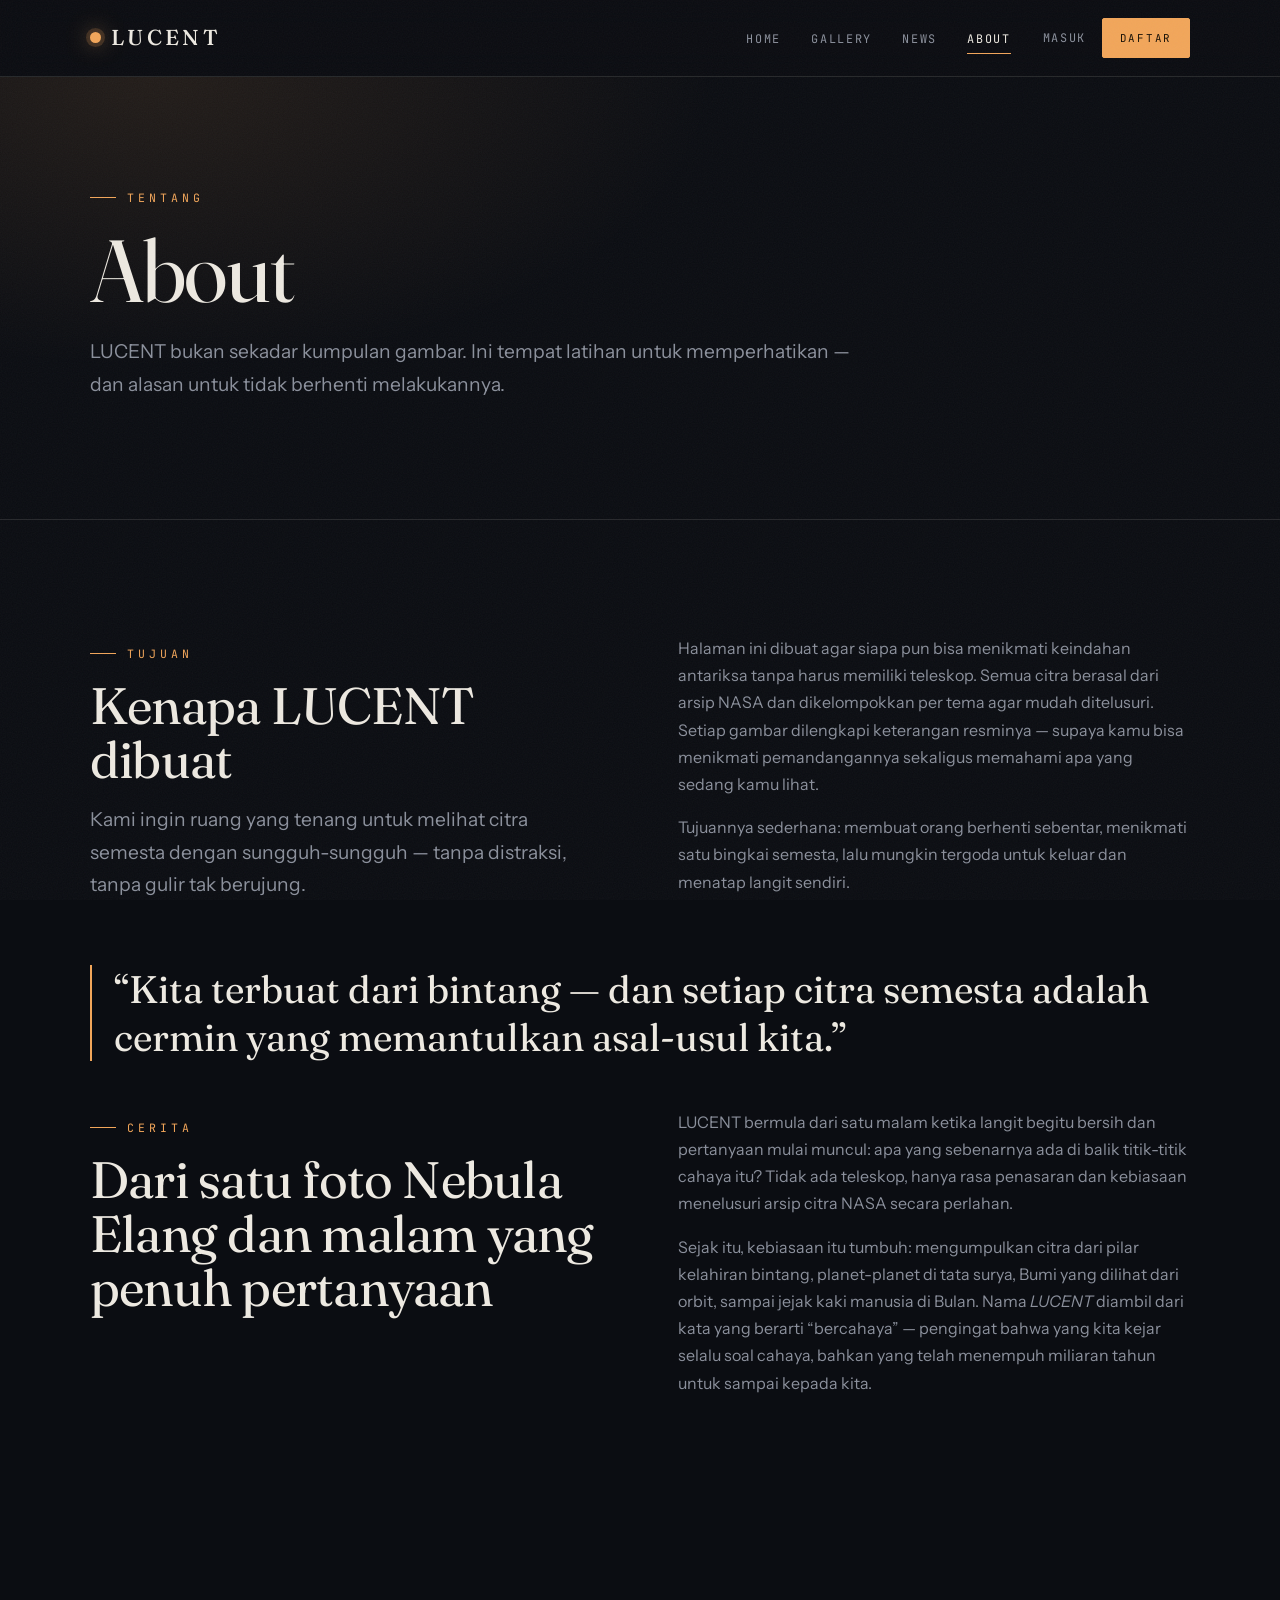
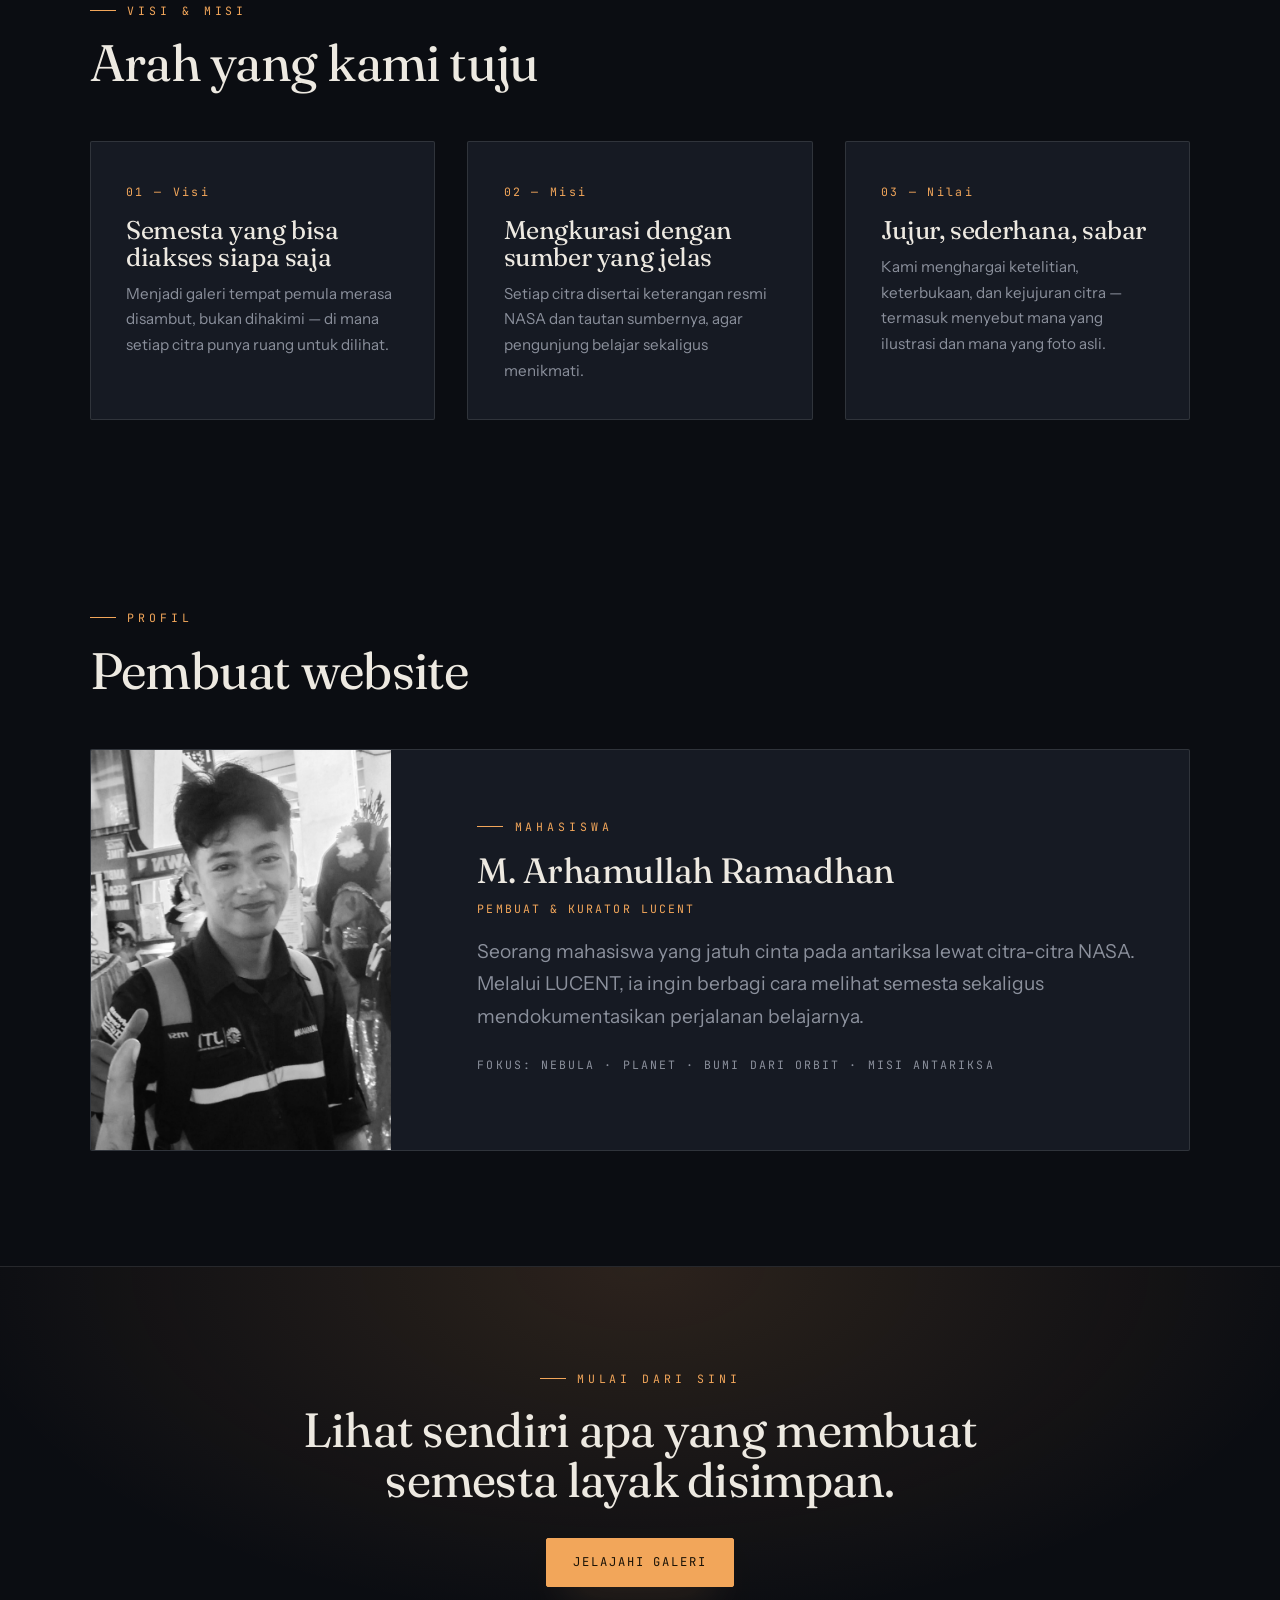
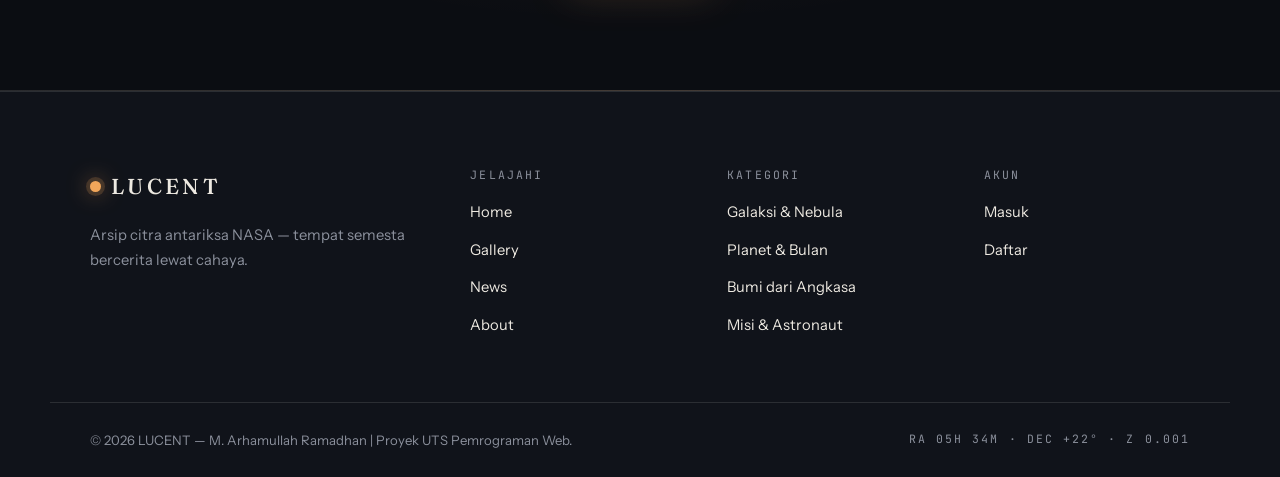
<file: about.html>
<!DOCTYPE html>
<html lang="id">

<head>
  <meta charset="UTF-8" />
  <meta name="viewport" content="width=device-width, initial-scale=1" />
  <title>About — LUCENT</title>
  <meta name="description" content="Tujuan LUCENT, cerita di baliknya, visi dan misi, serta profil pembuat website." />
  <link rel="preconnect" href="https://fonts.googleapis.com" />
  <link rel="preconnect" href="https://fonts.gstatic.com" crossorigin />
  <link
    href="https://fonts.googleapis.com/css2?family=Fraunces:opsz,wght@9..144,300..700&family=Instrument+Sans:wght@400..700&family=JetBrains+Mono:wght@400;500&display=swap"
    rel="stylesheet" />
  <link rel="stylesheet" href="css/style.css" />
</head>

<body data-page="about">
  <a class="skip-link" href="#main">Lewati ke konten</a>

  <header class="site-header is-solid" id="siteHeader">
    <div class="container header__inner">
      <a class="brand" href="index.html" aria-label="LUCENT — beranda">
        <span class="brand__mark" aria-hidden="true"></span>
        <span class="brand__word">LUCENT</span>
      </a>
      <nav class="nav" id="primaryNav" aria-label="Navigasi utama">
        <ul class="nav__list">
          <li><a class="nav__link" href="index.html">Home</a></li>
          <li><a class="nav__link" href="gallery.html">Gallery</a></li>
          <li><a class="nav__link" href="news.html">News</a></li>
          <li><a class="nav__link" href="about.html">About</a></li>
        </ul>
        <div class="nav__auth">
          <a class="nav__link" data-auth="guest" href="login.html">Masuk</a>
          <a class="btn btn--primary btn--sm" data-auth="guest" href="register.html">Daftar</a>
          <a class="nav__user" data-auth="user" href="dashboard.html">
            <span class="nav__avatar" data-user-initial aria-hidden="true">L</span>
            <span class="nav__username" data-user-name>Pengguna</span>
          </a>
          <button class="nav__link" data-auth="user" type="button" data-logout>Keluar</button>
        </div>
      </nav>
      <button class="nav-toggle" id="navToggle" type="button" aria-controls="primaryNav" aria-expanded="false"
        aria-label="Buka menu">
        <span></span><span></span><span></span>
      </button>
    </div>
  </header>

  <main id="main">
    <section class="page-head">
      <div class="container">
        <p class="eyebrow">Tentang</p>
        <h1 class="page-head__title">About</h1>
        <p class="page-head__lead section__lead">LUCENT bukan sekadar kumpulan gambar. Ini tempat latihan untuk
          memperhatikan — dan alasan untuk tidak berhenti melakukannya.</p>
      </div>
    </section>

    <!-- Tujuan + cerita -->
    <section class="section">
      <div class="container">
        <div class="about-story">
          <div class="reveal">
            <p class="eyebrow">Tujuan</p>
            <h2 class="section__title">Kenapa LUCENT dibuat</h2>
            <p class="section__lead">Kami ingin ruang yang tenang untuk melihat citra semesta dengan sungguh-sungguh —
              tanpa distraksi, tanpa gulir tak berujung.</p>
          </div>
          <div class="about-story__body reveal">
            <p>Halaman ini dibuat agar siapa pun bisa menikmati keindahan antariksa tanpa harus memiliki teleskop. Semua
              citra berasal dari arsip NASA dan dikelompokkan per tema agar mudah ditelusuri. Setiap gambar dilengkapi
              keterangan resminya — supaya kamu bisa menikmati pemandangannya sekaligus memahami apa yang sedang kamu
              lihat.</p>
            <p>Tujuannya sederhana: membuat orang berhenti sebentar, menikmati satu bingkai semesta, lalu mungkin
              tergoda untuk keluar dan menatap langit sendiri.</p>
          </div>
        </div>

        <blockquote class="pull-quote reveal">“Kita terbuat dari bintang — dan setiap citra semesta adalah cermin yang
          memantulkan asal-usul kita.”</blockquote>

        <div class="about-story">
          <div class="reveal">
            <p class="eyebrow">Cerita</p>
            <h2 class="section__title">Dari satu foto Nebula Elang dan malam yang penuh pertanyaan</h2>
          </div>
          <div class="about-story__body reveal">
            <p>LUCENT bermula dari satu malam ketika langit begitu bersih dan pertanyaan mulai muncul: apa yang
              sebenarnya ada di balik titik-titik cahaya itu? Tidak ada teleskop, hanya rasa penasaran dan kebiasaan
              menelusuri arsip citra NASA secara perlahan.</p>
            <p>Sejak itu, kebiasaan itu tumbuh: mengumpulkan citra dari pilar kelahiran bintang, planet-planet di tata
              surya, Bumi yang dilihat dari orbit, sampai jejak kaki manusia di Bulan. Nama <em>LUCENT</em> diambil dari
              kata yang berarti &ldquo;bercahaya&rdquo; — pengingat bahwa yang kita kejar selalu soal cahaya, bahkan
              yang telah menempuh miliaran tahun untuk sampai kepada kita.</p>
          </div>
        </div>
      </div>
    </section>

    <!-- Visi & Misi -->
    <section class="section section--tight">
      <div class="container">
        <div class="section__head reveal">
          <div>
            <p class="eyebrow">Visi &amp; Misi</p>
            <h2 class="section__title">Arah yang kami tuju</h2>
          </div>
        </div>
        <div class="value-grid">
          <article class="value-card reveal">
            <span class="value-card__num">01 — Visi</span>
            <h3 class="value-card__title">Semesta yang bisa diakses siapa saja</h3>
            <p class="value-card__text">Menjadi galeri tempat pemula merasa disambut, bukan dihakimi — di mana setiap
              citra punya ruang untuk dilihat.</p>
          </article>
          <article class="value-card reveal">
            <span class="value-card__num">02 — Misi</span>
            <h3 class="value-card__title">Mengkurasi dengan sumber yang jelas</h3>
            <p class="value-card__text">Setiap citra disertai keterangan resmi NASA dan tautan sumbernya, agar
              pengunjung belajar sekaligus menikmati.</p>
          </article>
          <article class="value-card reveal">
            <span class="value-card__num">03 — Nilai</span>
            <h3 class="value-card__title">Jujur, sederhana, sabar</h3>
            <p class="value-card__text">Kami menghargai ketelitian, keterbukaan, dan kejujuran citra — termasuk menyebut
              mana yang ilustrasi dan mana yang foto asli.</p>
          </article>
        </div>
      </div>
    </section>

    <!-- Profil pembuat -->
    <section class="section">
      <div class="container">
        <div class="section__head reveal">
          <div>
            <p class="eyebrow">Profil</p>
            <h2 class="section__title">Pembuat website</h2>
          </div>
        </div>
        <div class="profile-card reveal">
          <div class="profile-card__media">
            <img src="profil/arham.jpg" alt="Potret M. Arhamullah Ramadhan, pembuat LUCENT" loading="lazy" />
          </div>
          <div class="profile-card__body">
            <p class="eyebrow">Mahasiswa</p>
            <h3 class="section__title mt-0" style="font-size:clamp(1.6rem,3vw,2.2rem)">M. Arhamullah Ramadhan</h3>
            <p class="profile-card__role mono">Pembuat &amp; Kurator LUCENT</p>
            <p class="section__lead">Seorang mahasiswa yang jatuh cinta pada antariksa lewat citra-citra NASA. Melalui
              LUCENT, ia ingin berbagi cara melihat semesta sekaligus mendokumentasikan perjalanan belajarnya.</p>
            <p class="mono" style="margin-top:1.4rem">Fokus: nebula · planet · Bumi dari orbit · misi antariksa</p>
          </div>
        </div>
      </div>
    </section>

    <section class="cta-band">
      <div class="container cta-band__inner">
        <p class="eyebrow" style="justify-content:center">Mulai dari sini</p>
        <h2 class="cta-band__title">Lihat sendiri apa yang membuat semesta layak disimpan.</h2>
        <a class="btn btn--primary" href="gallery.html">Jelajahi galeri</a>
      </div>
    </section>
  </main>

  <footer class="site-footer">
    <div class="container footer__grid">
      <div>
        <a class="brand" href="index.html" aria-label="LUCENT — beranda">
          <span class="brand__mark" aria-hidden="true"></span>
          <span class="brand__word">LUCENT</span>
        </a>
        <p class="footer__tag">Arsip citra antariksa NASA — tempat semesta bercerita lewat cahaya.</p>
      </div>
      <div>
        <h3 class="footer__title">Jelajahi</h3>
        <ul class="footer__list">
          <li><a href="index.html">Home</a></li>
          <li><a href="gallery.html">Gallery</a></li>
          <li><a href="news.html">News</a></li>
          <li><a href="about.html">About</a></li>
        </ul>
      </div>
      <div>
        <h3 class="footer__title">Kategori</h3>
        <ul class="footer__list">
          <li><a href="gallery.html?category=galaxies">Galaksi &amp; Nebula</a></li>
          <li><a href="gallery.html?category=planets">Planet &amp; Bulan</a></li>
          <li><a href="gallery.html?category=earth">Bumi dari Angkasa</a></li>
          <li><a href="gallery.html?category=missions">Misi &amp; Astronaut</a></li>
        </ul>
      </div>
      <div>
        <h3 class="footer__title">Akun</h3>
        <ul class="footer__list">
          <li data-auth="guest"><a href="login.html">Masuk</a></li>
          <li data-auth="guest"><a href="register.html">Daftar</a></li>
          <li data-auth="user"><a href="dashboard.html">Dashboard</a></li>
        </ul>
      </div>
    </div>
    <div class="container footer__base">
      <span>© <span data-year>2026</span> LUCENT — M. Arhamullah Ramadhan | Proyek UTS Pemrograman Web.</span>
      <span class="mono">RA 05h 34m · DEC +22° · z 0.001</span>
    </div>
  </footer>

  <script src="js/auth.js"></script>
  <script src="js/script.js"></script>
</body>

</html>
</file>
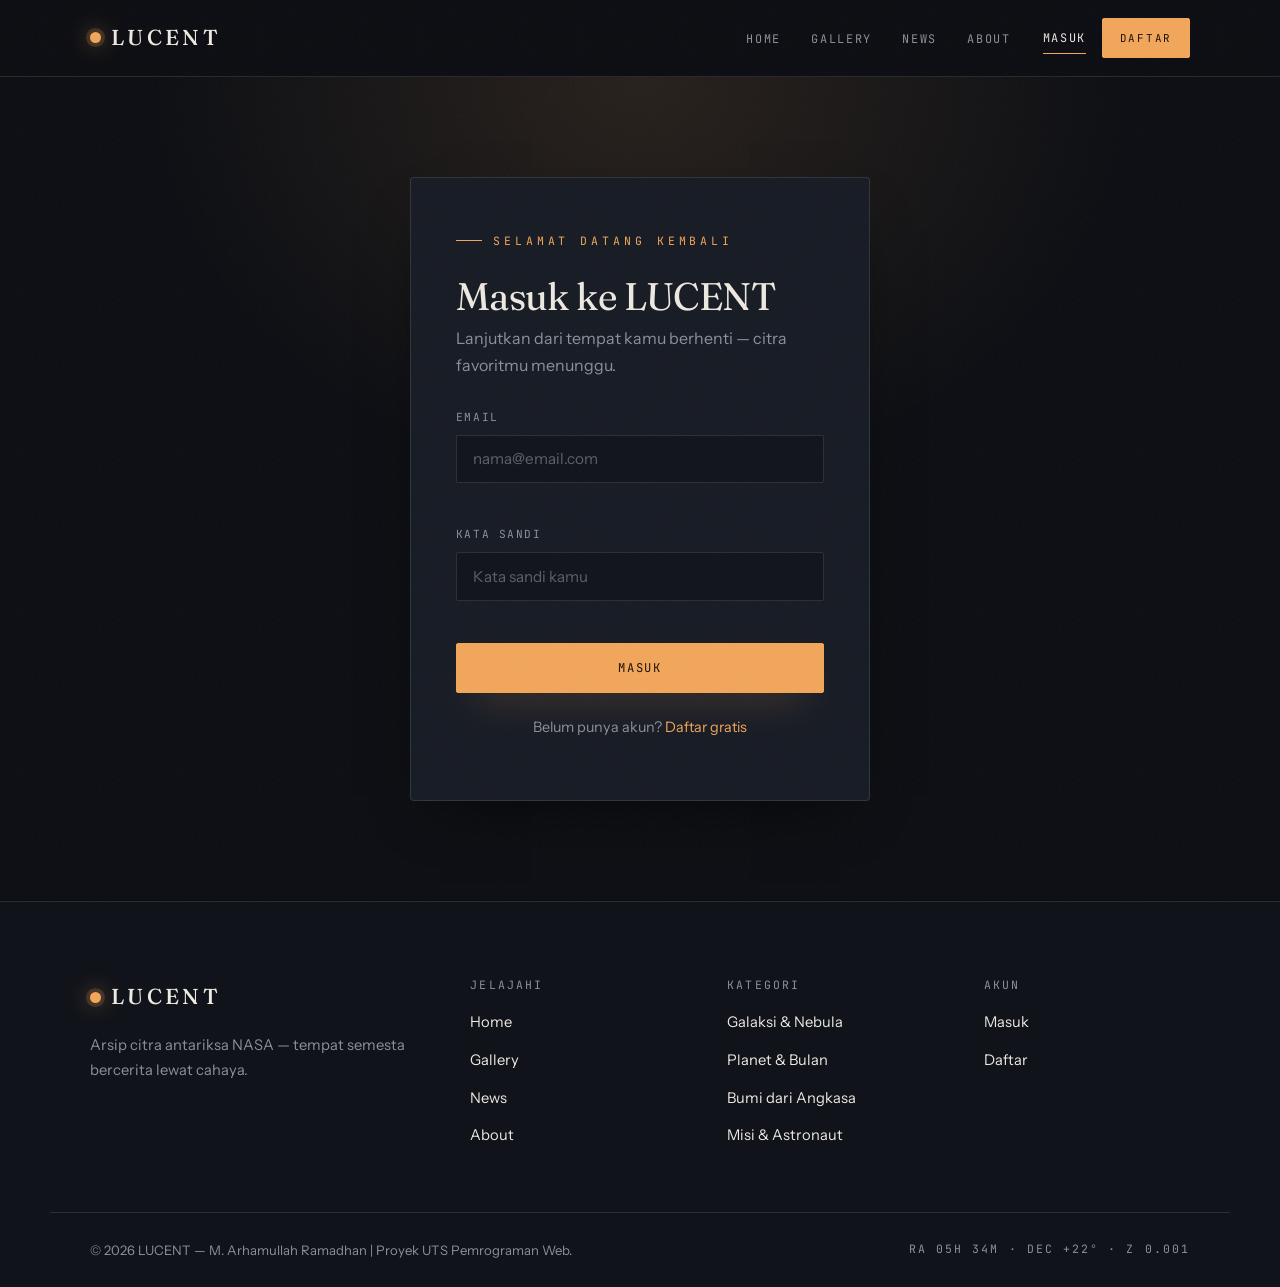
<file: dashboard.html>
<!DOCTYPE html>
<html lang="id">

<head>
  <meta charset="UTF-8" />
  <meta name="viewport" content="width=device-width, initial-scale=1" />
  <title>Dashboard — LUCENT</title>
  <meta name="description"
    content="Dashboard pribadi LUCENT: sapaan, citra antariksa favorit, dan akses cepat ke galeri NASA." />
  <link rel="preconnect" href="https://fonts.googleapis.com" />
  <link rel="preconnect" href="https://fonts.gstatic.com" crossorigin />
  <link
    href="https://fonts.googleapis.com/css2?family=Fraunces:opsz,wght@9..144,300..700&family=Instrument+Sans:wght@400..700&family=JetBrains+Mono:wght@400;500&display=swap"
    rel="stylesheet" />
  <link rel="stylesheet" href="css/style.css" />
</head>

<body data-page="dashboard">
  <a class="skip-link" href="#main">Lewati ke konten</a>

  <header class="site-header is-solid" id="siteHeader">
    <div class="container header__inner">
      <a class="brand" href="index.html" aria-label="LUCENT — beranda">
        <span class="brand__mark" aria-hidden="true"></span>
        <span class="brand__word">LUCENT</span>
      </a>
      <nav class="nav" id="primaryNav" aria-label="Navigasi utama">
        <ul class="nav__list">
          <li><a class="nav__link" href="index.html">Home</a></li>
          <li><a class="nav__link" href="gallery.html">Gallery</a></li>
          <li><a class="nav__link" href="news.html">News</a></li>
          <li><a class="nav__link" href="about.html">About</a></li>
        </ul>
        <div class="nav__auth">
          <a class="nav__link" data-auth="guest" href="login.html">Masuk</a>
          <a class="btn btn--primary btn--sm" data-auth="guest" href="register.html">Daftar</a>
          <a class="nav__user" data-auth="user" href="dashboard.html">
            <span class="nav__avatar" data-user-initial aria-hidden="true">L</span>
            <span class="nav__username" data-user-name>Pengguna</span>
          </a>
          <button class="nav__link" data-auth="user" type="button" data-logout>Keluar</button>
        </div>
      </nav>
      <button class="nav-toggle" id="navToggle" type="button" aria-controls="primaryNav" aria-expanded="false"
        aria-label="Buka menu">
        <span></span><span></span><span></span>
      </button>
    </div>
  </header>

  <main id="main">
    <section class="container">
      <div class="dash-head">
        <div>
          <p class="eyebrow">Dashboard</p>
          <h1 class="dash-hello">Halo, <span data-greeting-name>teman</span>.</h1>
          <p class="section__lead mt-0">Senang melihatmu kembali. Ini ringkasan ruang pribadimu di LUCENT.</p>
        </div>
        <div class="auth__aside">
          <span class="mono">Anggota sejak <span data-member-since>2026</span></span>
          <button class="btn btn--ghost btn--sm" type="button" data-logout>Keluar</button>
        </div>
      </div>
    </section>

    <!-- Akses cepat -->
    <section class="section section--tight">
      <div class="container">
        <div class="section__head reveal">
          <div>
            <p class="eyebrow">Akses Cepat</p>
            <h2 class="section__title">Mau ke mana dulu?</h2>
          </div>
        </div>
        <div class="quick-grid">
          <a class="quick-card reveal" href="gallery.html">
            <span class="quick-card__icon">01</span>
            <h3 class="quick-card__title">Jelajahi Galeri</h3>
            <p class="quick-card__text">Dua puluh citra NASA dari empat tema, lengkap dengan keterangan resminya.</p>
          </a>
          <a class="quick-card reveal" href="news.html">
            <span class="quick-card__icon">02</span>
            <h3 class="quick-card__title">Baca Artikel</h3>
            <p class="quick-card__text">Cerita di balik citra: nebula, planet, Bumi, dan misi yang mengubah sejarah.</p>
          </a>
          <a class="quick-card reveal" href="about.html">
            <span class="quick-card__icon">03</span>
            <h3 class="quick-card__title">Kenali LUCENT</h3>
            <p class="quick-card__text">Visi, misi, dan cerita di balik galeri antariksa ini.</p>
          </a>
        </div>
      </div>
    </section>

    <!-- Foto favorit -->
    <section class="section">
      <div class="container">
        <div class="section__head reveal">
          <div>
            <p class="eyebrow">Citra Favorit</p>
            <h2 class="section__title">Pilihan yang kamu simpan</h2>
          </div>
          <a class="link-arrow" href="gallery.html">Cari citra lain →</a>
        </div>

        <div class="fav-grid">
          <figure class="photo-card" data-category="galaxies" data-title="Nebula Dumbbell" data-meta="NASA · JPL · 2011"
            data-nasa-id="PIA14417"
            data-desc="Sisa bintang yang sekarat dan memancarkan cahaya inframerah, dijuluki Nebula Dumbbell karena bentuknya."
            data-desc-en="The Dumbbell nebula, also known as Messier 27, pumps out infrared light in this image from NASA Spitzer Space Telescope. Planetary nebulae are now known to be the remains of stars that once looked a lot like our sun."
            data-source="https://images.nasa.gov/details/PIA14417"
            data-full="https://images-assets.nasa.gov/image/PIA14417/PIA14417~medium.jpg" tabindex="0">
            <img src="https://images-assets.nasa.gov/image/PIA14417/PIA14417~medium.jpg" alt="Nebula Dumbbell"
              loading="lazy" data-seed="PIA14417" />
            <figcaption class="photo-card__overlay">
              <span class="photo-meta">NASA · JPL · 2011</span>
              <span class="photo-card__title">Nebula Dumbbell</span>
            </figcaption>
          </figure>
          <figure class="photo-card" data-category="planets" data-title="Awan Jupiter" data-meta="NASA · JPL · 2022"
            data-nasa-id="PIA25016"
            data-desc="Pesawat Juno melintas rendah di atas puncak awan Jupiter, menangkap pusaran badai yang rumit."
            data-desc-en="On April 9, 2022, as NASA's Juno mission completed its 41st close flyby of Jupiter, its JunoCam instrument captured what it would look like to ride along with the spacecraft. Citizen scientist Andrea Luck created this animated sequence using raw JunoCam image data. At about 87,000 miles (140,000 kilometers) in diameter, Jupiter is the largest planet in the solar system. At the point of closest approach on April 9, Juno was just over 2,050 miles (3,300 kilometers) above Jupiter's colorful cloud tops. At that moment, it was traveling at about 131,000 MPH (210,000 kilometers per hour) relative to the planet. By comparison, at closest approach Juno was more than 10 times closer to Jupiter than satellites in geosynchronous orbit are to Earth, traveling at a speed about five times faster than the Apollo missions did when they left Earth for the Moon. Movie available at https://photojournal.jpl.nasa.gov/catalog/PIA25016"
            data-source="https://images.nasa.gov/details/PIA25016"
            data-full="https://images-assets.nasa.gov/image/PIA25016/PIA25016~large.jpg" tabindex="0">
            <img src="https://images-assets.nasa.gov/image/PIA25016/PIA25016~medium.jpg" alt="Awan Jupiter"
              loading="lazy" data-seed="PIA25016" />
            <figcaption class="photo-card__overlay">
              <span class="photo-meta">NASA · JPL · 2022</span>
              <span class="photo-card__title">Awan Jupiter</span>
            </figcaption>
          </figure>
          <figure class="photo-card" data-category="earth" data-title="Aurora Australis" data-meta="NASA · JSC · 1991"
            data-nasa-id="S39-25-006"
            data-desc="Cahaya aurora hijau menjulang di langit belahan selatan Bumi, diabadikan dari orbit."
            data-desc-en="STS039-25-006 (28 April-6 May 1991) --- A 35mm frame of the Aurora Australis, also known as the Southern Lights, photographed from the Space Shuttle Discovery's flight deck by one of its seven crew members. One of the mission objectives was to measure the spectral and spatial characteristics of auroral emissions. While passing over the sunlighted portion of Earth, the crew was able to take a number of photos of the various geographic points on the planet; much of the time on nightside passes was devoted to a thorough study and documentation of auroral displays."
            data-source="https://images.nasa.gov/details/S39-25-006"
            data-full="https://images-assets.nasa.gov/image/S39-25-006/S39-25-006~large.jpg" tabindex="0">
            <img src="https://images-assets.nasa.gov/image/S39-25-006/S39-25-006~medium.jpg" alt="Aurora Australis"
              loading="lazy" data-seed="S39-25-006" />
            <figcaption class="photo-card__overlay">
              <span class="photo-meta">NASA · JSC · 1991</span>
              <span class="photo-card__title">Aurora Australis</span>
            </figcaption>
          </figure>
          <figure class="photo-card" data-category="missions" data-title="Latihan Spacewalk"
            data-meta="NASA · KSC · 2018" data-nasa-id="jsc2018e087572"
            data-desc="Para astronaut berlatih berjalan di luar angkasa di dalam kolam raksasa sebelum bertugas di orbit."
            data-desc-en="Commercial Crew Astronaut Suni Williams practices spacewalking in the Virtual Reality Lab at Johnson Space Center in Houston. The training provides real-time graphics and motion simulators to replicate the space environment. NASAÔÇÖs Commercial Crew Program is working with Boeing and SpaceX to return human spaceflight launches to the United States in 2019. Williams is assigned to BoeingÔÇÖs first operational mission after the companyÔÇÖs test flight with crew."
            data-source="https://images.nasa.gov/details/jsc2018e087572"
            data-full="https://images-assets.nasa.gov/image/jsc2018e087572/jsc2018e087572~large.jpg" tabindex="0">
            <img src="https://images-assets.nasa.gov/image/jsc2018e087572/jsc2018e087572~medium.jpg"
              alt="Latihan Spacewalk" loading="lazy" data-seed="jsc2018e087572" />
            <figcaption class="photo-card__overlay">
              <span class="photo-meta">NASA · KSC · 2018</span>
              <span class="photo-card__title">Latihan Spacewalk</span>
            </figcaption>
          </figure>
        </div>
      </div>
    </section>

    <section class="cta-band">
      <div class="container cta-band__inner">
        <p class="eyebrow" style="justify-content:center">Lanjut menjelajah</p>
        <h2 class="cta-band__title">Arsip akan terus bertambah. Jangan lewatkan citra berikutnya.</h2>
        <a class="btn btn--primary" href="gallery.html">Buka galeri</a>
      </div>
    </section>
  </main>

  <footer class="site-footer">
    <div class="container footer__grid">
      <div>
        <a class="brand" href="index.html" aria-label="LUCENT — beranda">
          <span class="brand__mark" aria-hidden="true"></span>
          <span class="brand__word">LUCENT</span>
        </a>
        <p class="footer__tag">Arsip citra antariksa NASA — tempat semesta bercerita lewat cahaya.</p>
      </div>
      <div>
        <h3 class="footer__title">Jelajahi</h3>
        <ul class="footer__list">
          <li><a href="index.html">Home</a></li>
          <li><a href="gallery.html">Gallery</a></li>
          <li><a href="news.html">News</a></li>
          <li><a href="about.html">About</a></li>
        </ul>
      </div>
      <div>
        <h3 class="footer__title">Kategori</h3>
        <ul class="footer__list">
          <li><a href="gallery.html?category=galaxies">Galaksi &amp; Nebula</a></li>
          <li><a href="gallery.html?category=planets">Planet &amp; Bulan</a></li>
          <li><a href="gallery.html?category=earth">Bumi dari Angkasa</a></li>
          <li><a href="gallery.html?category=missions">Misi &amp; Astronaut</a></li>
        </ul>
      </div>
      <div>
        <h3 class="footer__title">Akun</h3>
        <ul class="footer__list">
          <li data-auth="guest"><a href="login.html">Masuk</a></li>
          <li data-auth="guest"><a href="register.html">Daftar</a></li>
          <li data-auth="user"><a href="dashboard.html">Dashboard</a></li>
        </ul>
      </div>
    </div>
    <div class="container footer__base">
      <span>© <span data-year>2026</span> LUCENT — M. Arhamullah Ramadhan | Proyek UTS Pemrograman Web.</span>
      <span class="mono">RA 05h 34m · DEC +22° · z 0.001</span>
    </div>
  </footer>

  <script src="js/auth.js"></script>
  <script src="js/script.js"></script>
</body>

</html>
</file>
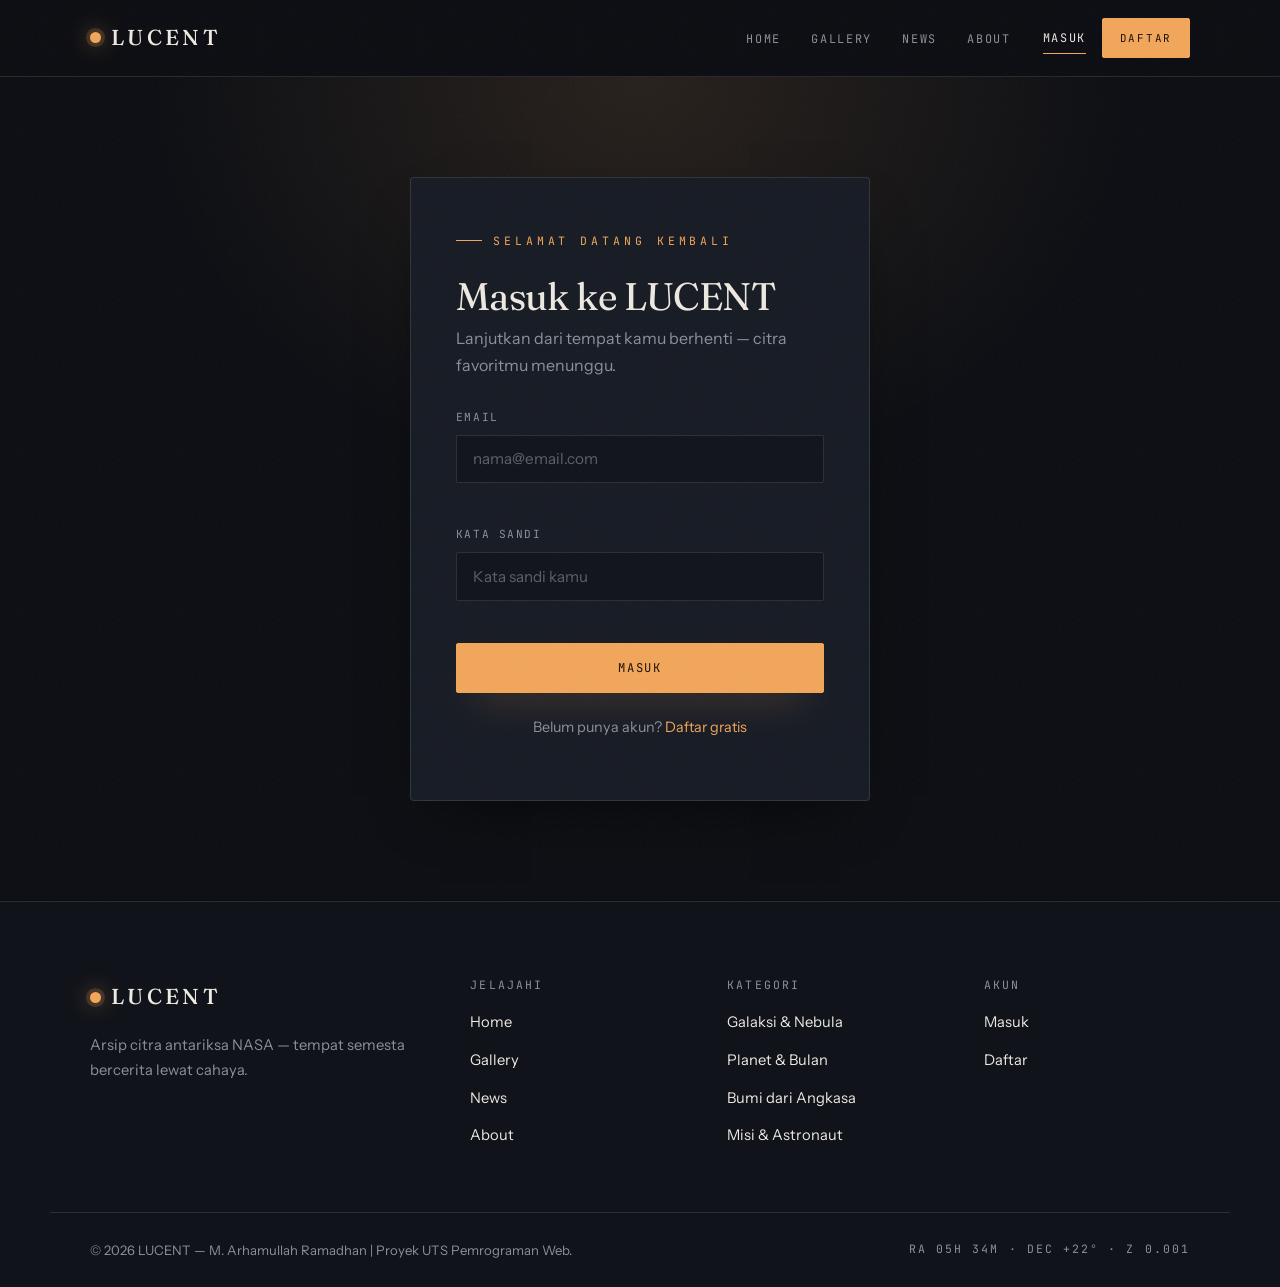
<file: login.html>
<!DOCTYPE html>
<html lang="id">

<head>
  <meta charset="UTF-8" />
  <meta name="viewport" content="width=device-width, initial-scale=1" />
  <title>Login — LUCENT</title>
  <meta name="description" content="Masuk ke akun LUCENT untuk membuka dashboard dan foto favoritmu." />
  <link rel="preconnect" href="https://fonts.googleapis.com" />
  <link rel="preconnect" href="https://fonts.gstatic.com" crossorigin />
  <link
    href="https://fonts.googleapis.com/css2?family=Fraunces:opsz,wght@9..144,300..700&family=Instrument+Sans:wght@400..700&family=JetBrains+Mono:wght@400;500&display=swap"
    rel="stylesheet" />
  <link rel="stylesheet" href="css/style.css" />
</head>

<body data-page="login">
  <a class="skip-link" href="#main">Lewati ke konten</a>

  <header class="site-header is-solid" id="siteHeader">
    <div class="container header__inner">
      <a class="brand" href="index.html" aria-label="LUCENT — beranda">
        <span class="brand__mark" aria-hidden="true"></span>
        <span class="brand__word">LUCENT</span>
      </a>
      <nav class="nav" id="primaryNav" aria-label="Navigasi utama">
        <ul class="nav__list">
          <li><a class="nav__link" href="index.html">Home</a></li>
          <li><a class="nav__link" href="gallery.html">Gallery</a></li>
          <li><a class="nav__link" href="news.html">News</a></li>
          <li><a class="nav__link" href="about.html">About</a></li>
        </ul>
        <div class="nav__auth">
          <a class="nav__link" data-auth="guest" href="login.html">Masuk</a>
          <a class="btn btn--primary btn--sm" data-auth="guest" href="register.html">Daftar</a>
          <a class="nav__user" data-auth="user" href="dashboard.html">
            <span class="nav__avatar" data-user-initial aria-hidden="true">L</span>
            <span class="nav__username" data-user-name>Pengguna</span>
          </a>
          <button class="nav__link" data-auth="user" type="button" data-logout>Keluar</button>
        </div>
      </nav>
      <button class="nav-toggle" id="navToggle" type="button" aria-controls="primaryNav" aria-expanded="false"
        aria-label="Buka menu">
        <span></span><span></span><span></span>
      </button>
    </div>
  </header>

  <main id="main">
    <section class="auth">
      <div class="auth__card">
        <p class="eyebrow">Selamat datang kembali</p>
        <h1 class="auth__title">Masuk ke LUCENT</h1>
        <p class="auth__lead">Lanjutkan dari tempat kamu berhenti — citra favoritmu menunggu.</p>

        <div class="form-alert" role="alert" aria-live="polite"></div>

        <form id="loginForm" novalidate>
          <div class="field">
            <label for="email">Email</label>
            <input type="email" id="email" name="email" autocomplete="email" placeholder="nama@email.com" />
            <span class="field__error" aria-live="polite"></span>
          </div>
          <div class="field">
            <label for="password">Kata sandi</label>
            <input type="password" id="password" name="password" autocomplete="current-password"
              placeholder="Kata sandi kamu" />
            <span class="field__error" aria-live="polite"></span>
          </div>
          <button class="btn btn--primary btn--block" type="submit">Masuk</button>
        </form>

        <p class="auth__foot">Belum punya akun? <a href="register.html">Daftar gratis</a></p>
      </div>
    </section>
  </main>

  <footer class="site-footer">
    <div class="container footer__grid">
      <div>
        <a class="brand" href="index.html" aria-label="LUCENT — beranda">
          <span class="brand__mark" aria-hidden="true"></span>
          <span class="brand__word">LUCENT</span>
        </a>
        <p class="footer__tag">Arsip citra antariksa NASA — tempat semesta bercerita lewat cahaya.</p>
      </div>
      <div>
        <h3 class="footer__title">Jelajahi</h3>
        <ul class="footer__list">
          <li><a href="index.html">Home</a></li>
          <li><a href="gallery.html">Gallery</a></li>
          <li><a href="news.html">News</a></li>
          <li><a href="about.html">About</a></li>
        </ul>
      </div>
      <div>
        <h3 class="footer__title">Kategori</h3>
        <ul class="footer__list">
          <li><a href="gallery.html?category=galaxies">Galaksi &amp; Nebula</a></li>
          <li><a href="gallery.html?category=planets">Planet &amp; Bulan</a></li>
          <li><a href="gallery.html?category=earth">Bumi dari Angkasa</a></li>
          <li><a href="gallery.html?category=missions">Misi &amp; Astronaut</a></li>
        </ul>
      </div>
      <div>
        <h3 class="footer__title">Akun</h3>
        <ul class="footer__list">
          <li data-auth="guest"><a href="login.html">Masuk</a></li>
          <li data-auth="guest"><a href="register.html">Daftar</a></li>
          <li data-auth="user"><a href="dashboard.html">Dashboard</a></li>
        </ul>
      </div>
    </div>
    <div class="container footer__base">
      <span>© <span data-year>2026</span> LUCENT — M. Arhamullah Ramadhan | Proyek UTS Pemrograman Web.</span>
      <span class="mono">RA 05h 34m · DEC +22° · z 0.001</span>
    </div>
  </footer>

  <script src="js/auth.js"></script>
  <script src="js/script.js"></script>
</body>

</html>
</file>
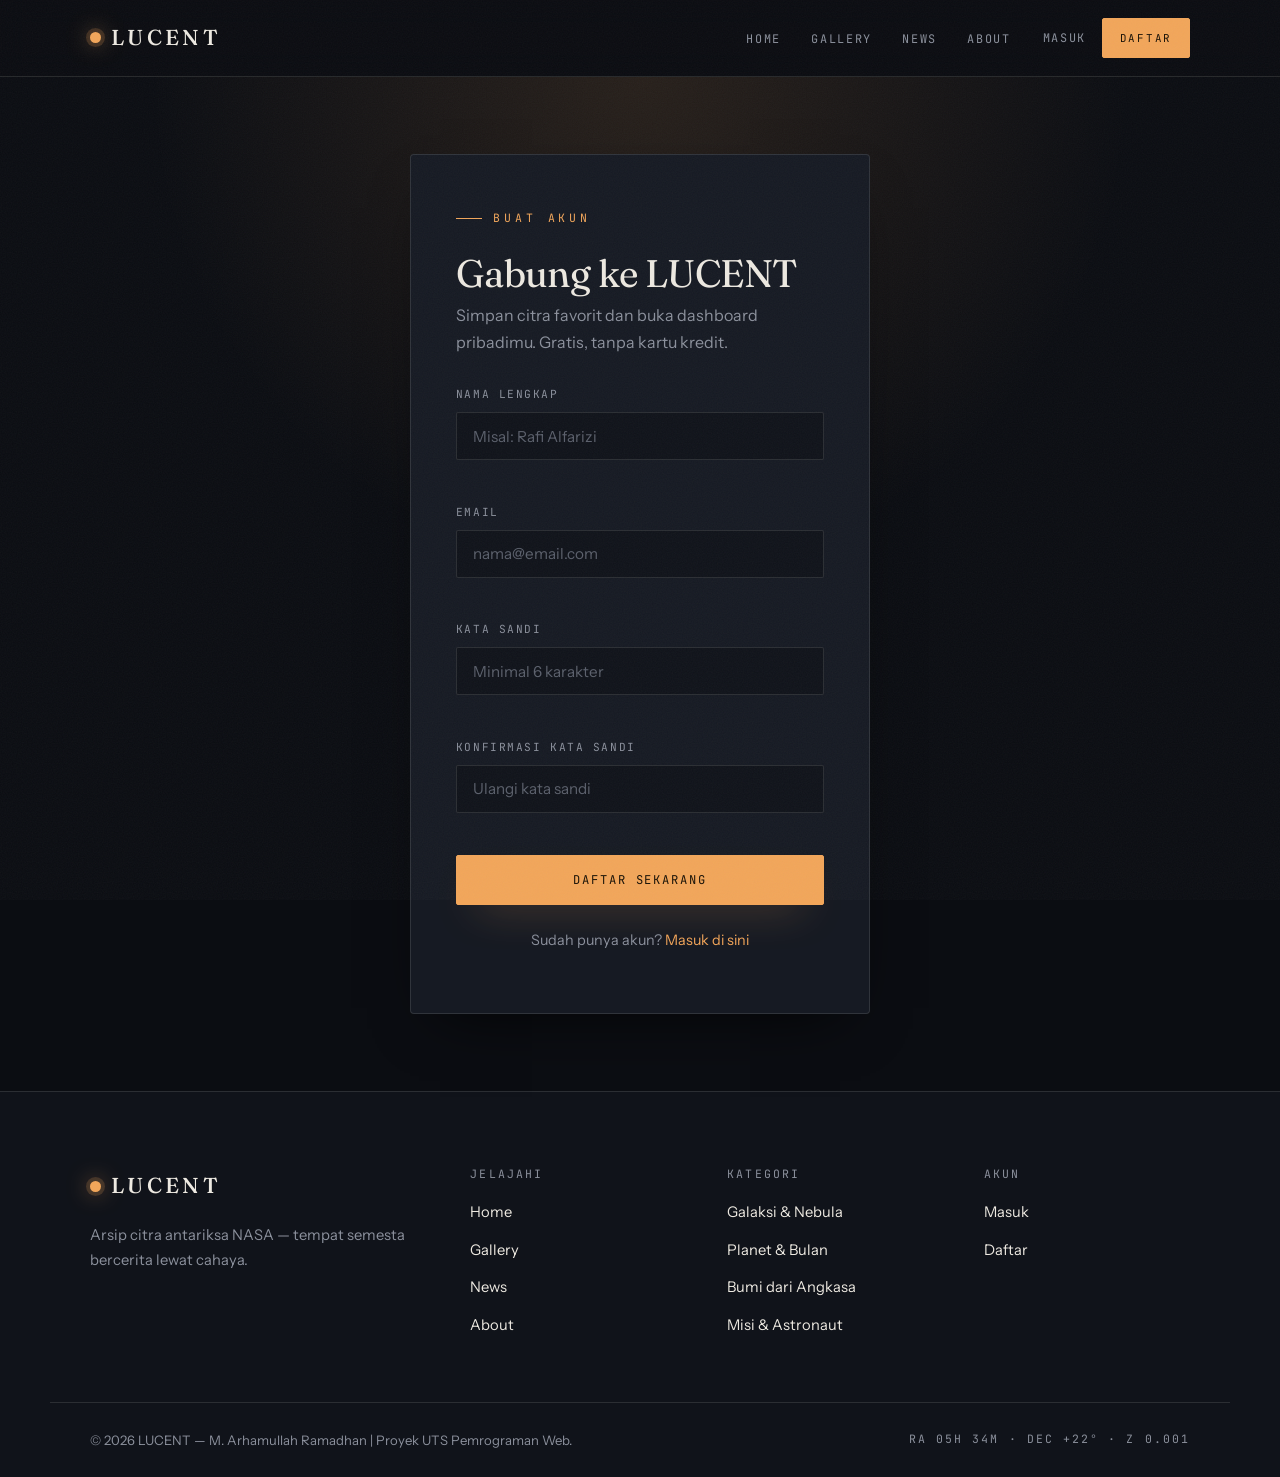
<file: register.html>
<!DOCTYPE html>
<html lang="id">

<head>
  <meta charset="UTF-8" />
  <meta name="viewport" content="width=device-width, initial-scale=1" />
  <title>Register — LUCENT</title>
  <meta name="description" content="Buat akun LUCENT untuk menyimpan foto favorit dan mengakses dashboard pribadi." />
  <link rel="preconnect" href="https://fonts.googleapis.com" />
  <link rel="preconnect" href="https://fonts.gstatic.com" crossorigin />
  <link
    href="https://fonts.googleapis.com/css2?family=Fraunces:opsz,wght@9..144,300..700&family=Instrument+Sans:wght@400..700&family=JetBrains+Mono:wght@400;500&display=swap"
    rel="stylesheet" />
  <link rel="stylesheet" href="css/style.css" />
</head>

<body data-page="register">
  <a class="skip-link" href="#main">Lewati ke konten</a>

  <header class="site-header is-solid" id="siteHeader">
    <div class="container header__inner">
      <a class="brand" href="index.html" aria-label="LUCENT — beranda">
        <span class="brand__mark" aria-hidden="true"></span>
        <span class="brand__word">LUCENT</span>
      </a>
      <nav class="nav" id="primaryNav" aria-label="Navigasi utama">
        <ul class="nav__list">
          <li><a class="nav__link" href="index.html">Home</a></li>
          <li><a class="nav__link" href="gallery.html">Gallery</a></li>
          <li><a class="nav__link" href="news.html">News</a></li>
          <li><a class="nav__link" href="about.html">About</a></li>
        </ul>
        <div class="nav__auth">
          <a class="nav__link" data-auth="guest" href="login.html">Masuk</a>
          <a class="btn btn--primary btn--sm" data-auth="guest" href="register.html">Daftar</a>
          <a class="nav__user" data-auth="user" href="dashboard.html">
            <span class="nav__avatar" data-user-initial aria-hidden="true">L</span>
            <span class="nav__username" data-user-name>Pengguna</span>
          </a>
          <button class="nav__link" data-auth="user" type="button" data-logout>Keluar</button>
        </div>
      </nav>
      <button class="nav-toggle" id="navToggle" type="button" aria-controls="primaryNav" aria-expanded="false"
        aria-label="Buka menu">
        <span></span><span></span><span></span>
      </button>
    </div>
  </header>

  <main id="main">
    <section class="auth">
      <div class="auth__card">
        <p class="eyebrow">Buat akun</p>
        <h1 class="auth__title">Gabung ke LUCENT</h1>
        <p class="auth__lead">Simpan citra favorit dan buka dashboard pribadimu. Gratis, tanpa kartu kredit.</p>

        <div class="form-alert" role="alert" aria-live="polite"></div>

        <form id="registerForm" novalidate>
          <div class="field">
            <label for="fullname">Nama lengkap</label>
            <input type="text" id="fullname" name="fullname" autocomplete="name" placeholder="Misal: Rafi Alfarizi" />
            <span class="field__error" aria-live="polite"></span>
          </div>
          <div class="field">
            <label for="email">Email</label>
            <input type="email" id="email" name="email" autocomplete="email" placeholder="nama@email.com" />
            <span class="field__error" aria-live="polite"></span>
          </div>
          <div class="field">
            <label for="password">Kata sandi</label>
            <input type="password" id="password" name="password" autocomplete="new-password"
              placeholder="Minimal 6 karakter" />
            <span class="field__error" aria-live="polite"></span>
          </div>
          <div class="field">
            <label for="confirm">Konfirmasi kata sandi</label>
            <input type="password" id="confirm" name="confirm" autocomplete="new-password"
              placeholder="Ulangi kata sandi" />
            <span class="field__error" aria-live="polite"></span>
          </div>
          <button class="btn btn--primary btn--block" type="submit">Daftar sekarang</button>
        </form>

        <p class="auth__foot">Sudah punya akun? <a href="login.html">Masuk di sini</a></p>
      </div>
    </section>
  </main>

  <footer class="site-footer">
    <div class="container footer__grid">
      <div>
        <a class="brand" href="index.html" aria-label="LUCENT — beranda">
          <span class="brand__mark" aria-hidden="true"></span>
          <span class="brand__word">LUCENT</span>
        </a>
        <p class="footer__tag">Arsip citra antariksa NASA — tempat semesta bercerita lewat cahaya.</p>
      </div>
      <div>
        <h3 class="footer__title">Jelajahi</h3>
        <ul class="footer__list">
          <li><a href="index.html">Home</a></li>
          <li><a href="gallery.html">Gallery</a></li>
          <li><a href="news.html">News</a></li>
          <li><a href="about.html">About</a></li>
        </ul>
      </div>
      <div>
        <h3 class="footer__title">Kategori</h3>
        <ul class="footer__list">
          <li><a href="gallery.html?category=galaxies">Galaksi &amp; Nebula</a></li>
          <li><a href="gallery.html?category=planets">Planet &amp; Bulan</a></li>
          <li><a href="gallery.html?category=earth">Bumi dari Angkasa</a></li>
          <li><a href="gallery.html?category=missions">Misi &amp; Astronaut</a></li>
        </ul>
      </div>
      <div>
        <h3 class="footer__title">Akun</h3>
        <ul class="footer__list">
          <li data-auth="guest"><a href="login.html">Masuk</a></li>
          <li data-auth="guest"><a href="register.html">Daftar</a></li>
          <li data-auth="user"><a href="dashboard.html">Dashboard</a></li>
        </ul>
      </div>
    </div>
    <div class="container footer__base">
      <span>© <span data-year>2026</span> LUCENT — M. Arhamullah Ramadhan | Proyek UTS Pemrograman Web.</span>
      <span class="mono">RA 05h 34m · DEC +22° · z 0.001</span>
    </div>
  </footer>

  <script src="js/auth.js"></script>
  <script src="js/script.js"></script>
</body>

</html>
</file>
<file: css/style.css>
/* =========================================================================
   LUCENT — Arsip Cahaya
   Design system: dark cinematic editorial + darkroom safelight accent
   Signature: camera metadata (EXIF) as typography, film grain, light-leak
   ========================================================================= */

/* ---- 1. Tokens ---------------------------------------------------------- */
:root {
  --ink: #0B0D12;
  --ink-soft: #10131A;
  --surface: #161A23;
  --surface-2: #1E2331;
  --paper: #EDE9E1;
  --muted: #8B909C;
  --lucent: #F2A65A;
  --lucent-deep: #D9762F;
  --line: rgba(237, 233, 225, 0.12);
  --line-strong: rgba(237, 233, 225, 0.28);

  --radius: 2px;
  --radius-lg: 4px;
  --container: 1180px;
  --gutter: clamp(1.15rem, 4vw, 2.5rem);

  --font-display: "Fraunces", "Georgia", serif;
  --font-body: "Instrument Sans", "Segoe UI", system-ui, sans-serif;
  --font-mono: "JetBrains Mono", "Consolas", monospace;

  --step-hero: clamp(3.4rem, 15vw, 11rem);
  --step-h2: clamp(1.9rem, 4.4vw, 3.2rem);
  --step-h3: clamp(1.25rem, 2vw, 1.6rem);
  --step-lead: clamp(1.05rem, 1.5vw, 1.3rem);

  --ease: cubic-bezier(0.22, 0.61, 0.36, 1);
  --shadow: 0 24px 60px -30px rgba(0, 0, 0, 0.9);
}

/* ---- 2. Reset / base ---------------------------------------------------- */
*,
*::before,
*::after { box-sizing: border-box; }

html { -webkit-text-size-adjust: 100%; scroll-behavior: smooth; overflow-x: hidden; }

body {
  margin: 0;
  background: var(--ink);
  color: var(--paper);
  font-family: var(--font-body);
  font-size: 1rem;
  line-height: 1.7;
  font-synthesis: none;
  -webkit-font-smoothing: antialiased;
  overflow-x: hidden;
}

body.no-scroll { overflow: hidden; }

img { max-width: 100%; display: block; }
a { color: inherit; text-decoration: none; }

h1, h2, h3, h4 {
  font-family: var(--font-display);
  font-weight: 400;
  line-height: 1.05;
  margin: 0;
  letter-spacing: -0.015em;
}

p { margin: 0 0 1rem; }
ul { margin: 0; padding: 0; list-style: none; }
button { font: inherit; color: inherit; }

::selection { background: var(--lucent); color: var(--ink); }

:focus-visible {
  outline: 2px solid var(--lucent);
  outline-offset: 3px;
  border-radius: 2px;
}

/* Film grain overlay (subtle) */
body::after {
  content: "";
  position: fixed;
  inset: 0;
  z-index: 9999;
  pointer-events: none;
  opacity: 0.045;
  background-image: url("data:image/svg+xml,%3Csvg xmlns='http://www.w3.org/2000/svg' width='160' height='160'%3E%3Cfilter id='n'%3E%3CfeTurbulence type='fractalNoise' baseFrequency='0.8' numOctaves='2' stitchTiles='stitch'/%3E%3C/filter%3E%3Crect width='100%25' height='100%25' filter='url(%23n)'/%3E%3C/svg%3E");
}

/* ---- 3. Layout helpers -------------------------------------------------- */
.container {
  width: 100%;
  max-width: var(--container);
  margin-inline: auto;
  padding-inline: var(--gutter);
}

.section { padding-block: clamp(4rem, 9vw, 8rem); }
.section--tight { padding-block: clamp(2.6rem, 5vw, 4rem); }

.section__head {
  display: flex;
  flex-wrap: wrap;
  align-items: flex-end;
  justify-content: space-between;
  gap: 1.5rem;
  margin-bottom: clamp(2rem, 4vw, 3.4rem);
}

.section__head > .section__intro { max-width: 46ch; }

.rule {
  height: 1px;
  background: var(--line);
  border: 0;
  margin: 0;
}

/* ---- 4. Typography ------------------------------------------------------ */
.eyebrow {
  font-family: var(--font-mono);
  font-size: 0.72rem;
  letter-spacing: 0.34em;
  text-transform: uppercase;
  color: var(--lucent);
  margin: 0 0 1rem;
  display: inline-flex;
  align-items: center;
  gap: 0.7rem;
}
.eyebrow::before {
  content: "";
  width: 26px;
  height: 1px;
  background: var(--lucent);
  display: inline-block;
}

.mono {
  font-family: var(--font-mono);
  font-size: 0.72rem;
  letter-spacing: 0.18em;
  text-transform: uppercase;
  color: var(--muted);
}

.section__title { font-size: var(--step-h2); }
.section__lead {
  font-size: var(--step-lead);
  color: var(--muted);
  max-width: 60ch;
  margin-top: 1rem;
}

.text-lucent { color: var(--lucent); }

/* ---- 5. Buttons --------------------------------------------------------- */
.btn {
  --btn-bg: transparent;
  --btn-fg: var(--paper);
  --btn-bd: var(--line-strong);
  display: inline-flex;
  align-items: center;
  justify-content: center;
  gap: 0.6rem;
  padding: 0.85rem 1.6rem;
  border: 1px solid var(--btn-bd);
  background: var(--btn-bg);
  color: var(--btn-fg);
  font-family: var(--font-mono);
  font-size: 0.76rem;
  letter-spacing: 0.16em;
  text-transform: uppercase;
  cursor: pointer;
  border-radius: var(--radius);
  transition: transform 0.35s var(--ease), background 0.35s var(--ease),
    color 0.35s var(--ease), border-color 0.35s var(--ease);
}
.btn:hover { transform: translateY(-2px); }

.btn--primary {
  --btn-bg: var(--lucent);
  --btn-fg: #1a1206;
  --btn-bd: var(--lucent);
  box-shadow: 0 18px 40px -22px rgba(242, 166, 90, 0.9);
}
.btn--primary:hover { --btn-bg: #ffbe79; }

.btn--ghost:hover {
  --btn-bd: var(--paper);
  --btn-bg: rgba(237, 233, 225, 0.06);
}

.btn--sm { padding: 0.6rem 1.05rem; font-size: 0.68rem; }
.btn--block { width: 100%; }

.link-arrow {
  font-family: var(--font-mono);
  font-size: 0.74rem;
  letter-spacing: 0.16em;
  text-transform: uppercase;
  color: var(--paper);
  display: inline-flex;
  align-items: center;
  gap: 0.5rem;
  border-bottom: 1px solid var(--line-strong);
  padding-bottom: 0.3rem;
  transition: color 0.3s var(--ease), border-color 0.3s var(--ease), gap 0.3s var(--ease);
}
.link-arrow:hover { color: var(--lucent); border-color: var(--lucent); gap: 0.9rem; }

/* ---- 6. Header / nav ---------------------------------------------------- */
.site-header {
  position: sticky;
  top: 0;
  z-index: 900;
  border-bottom: 1px solid transparent;
  transition: background 0.4s var(--ease), border-color 0.4s var(--ease),
    backdrop-filter 0.4s var(--ease);
}
.site-header.is-scrolled,
.site-header.is-solid {
  background: rgba(11, 13, 18, 0.82);
  backdrop-filter: blur(14px);
  border-bottom-color: var(--line);
}

.header__inner {
  display: flex;
  align-items: center;
  justify-content: space-between;
  gap: 1.5rem;
  min-height: 76px;
}

.brand {
  display: inline-flex;
  align-items: center;
  gap: 0.6rem;
  font-family: var(--font-display);
  font-size: 1.35rem;
  letter-spacing: 0.16em;
  font-weight: 500;
}
.brand__mark {
  width: 11px;
  height: 11px;
  border-radius: 50%;
  background: var(--lucent);
  box-shadow: 0 0 0 4px rgba(242, 166, 90, 0.18), 0 0 22px rgba(242, 166, 90, 0.8);
}
.brand__word { color: var(--paper); }

.nav { display: flex; align-items: center; gap: 2rem; }
.nav__list { display: flex; align-items: center; gap: 1.9rem; }

.nav__link {
  position: relative;
  font-family: var(--font-mono);
  font-size: 0.74rem;
  letter-spacing: 0.14em;
  text-transform: uppercase;
  color: var(--muted);
  padding: 0.4rem 0;
  background: none;
  border: 0;
  cursor: pointer;
  transition: color 0.3s var(--ease);
}
.nav__link:hover { color: var(--paper); }
.nav__link::after {
  content: "";
  position: absolute;
  left: 0;
  bottom: 0;
  width: 100%;
  height: 1px;
  background: var(--lucent);
  transform: scaleX(0);
  transform-origin: left;
  transition: transform 0.35s var(--ease);
}
.nav__link:hover::after,
.nav__link.is-active::after { transform: scaleX(1); }
.nav__link.is-active { color: var(--paper); }

.nav__auth { display: flex; align-items: center; gap: 1rem; }

.nav__user {
  display: inline-flex;
  align-items: center;
  gap: 0.6rem;
  font-family: var(--font-mono);
  font-size: 0.74rem;
  letter-spacing: 0.1em;
  color: var(--paper);
}
.nav__avatar {
  width: 30px;
  height: 30px;
  border-radius: 50%;
  display: grid;
  place-items: center;
  background: var(--surface-2);
  border: 1px solid var(--line-strong);
  color: var(--lucent);
  font-size: 0.8rem;
}

.nav-toggle {
  display: none;
  width: 44px;
  height: 44px;
  border: 1px solid var(--line);
  background: transparent;
  border-radius: var(--radius);
  cursor: pointer;
  padding: 0;
  position: relative;
}
.nav-toggle span {
  position: absolute;
  left: 50%;
  width: 20px;
  height: 1.5px;
  background: var(--paper);
  transform: translateX(-50%);
  transition: transform 0.3s var(--ease), opacity 0.3s var(--ease);
}
.nav-toggle span:nth-child(1) { top: 15px; }
.nav-toggle span:nth-child(2) { top: 21.5px; }
.nav-toggle span:nth-child(3) { top: 28px; }
.nav-toggle[aria-expanded="true"] span:nth-child(1) { transform: translateX(-50%) translateY(6.5px) rotate(45deg); }
.nav-toggle[aria-expanded="true"] span:nth-child(2) { opacity: 0; }
.nav-toggle[aria-expanded="true"] span:nth-child(3) { transform: translateX(-50%) translateY(-6.5px) rotate(-45deg); }

html:not(.has-session) [data-auth="user"] { display: none; }
html.has-session [data-auth="guest"] { display: none; }

/* ---- 7. Hero ------------------------------------------------------------ */
.hero {
  position: relative;
  min-height: calc(100svh - 76px);
  display: flex;
  align-items: flex-end;
  overflow: hidden;
  isolation: isolate;
}
.hero__media {
  position: absolute;
  inset: 0;
  z-index: -2;
}
.hero__media img {
  width: 100%;
  height: 100%;
  object-fit: cover;
  filter: saturate(0.92) contrast(1.05) brightness(0.86);
  transform: scale(1.06);
  animation: heroDrift 22s var(--ease) forwards;
}
@keyframes heroDrift { to { transform: scale(1); } }

.hero__media::after {
  content: "";
  position: absolute;
  inset: 0;
  background:
    linear-gradient(180deg, rgba(11, 13, 18, 0.32) 0%, rgba(11, 13, 18, 0.32) 22%, rgba(11, 13, 18, 0.64) 58%, rgba(11, 13, 18, 0.94) 86%, var(--ink) 100%),
    radial-gradient(120% 80% at 82% 12%, rgba(242, 166, 90, 0.22), transparent 55%);
}

.hero__inner { padding-block: clamp(2.5rem, 6vw, 5rem); width: 100%; }

.hero__wordmark {
  font-family: var(--font-display);
  font-size: var(--step-hero);
  line-height: 0.86;
  letter-spacing: -0.02em;
  margin: 0.4rem 0 0;
  font-weight: 400;
  position: relative;
  background: linear-gradient(180deg, #fff 0%, var(--paper) 40%, #b9b1a4 100%);
  -webkit-background-clip: text;
  background-clip: text;
  color: transparent;
  text-shadow: 0 0 90px rgba(242, 166, 90, 0.28), 0 2px 26px rgba(0, 0, 0, 0.5);
}
.hero .eyebrow { text-shadow: 0 1px 16px rgba(0, 0, 0, 0.65); }
.hero__tagline {
  font-size: var(--step-lead);
  color: var(--paper);
  max-width: 44ch;
  margin-top: 1.4rem;
  text-shadow: 0 1px 24px rgba(0, 0, 0, 0.55), 0 1px 2px rgba(0, 0, 0, 0.5);
}
.hero__actions { display: flex; flex-wrap: wrap; gap: 1rem; margin-top: 2.2rem; }

.hero__meta {
  position: absolute;
  right: var(--gutter);
  bottom: clamp(2.5rem, 6vw, 5rem);
  text-align: right;
  display: none;
}
.hero__scroll {
  display: inline-flex;
  align-items: center;
  gap: 0.7rem;
  margin-top: 2.5rem;
  color: var(--muted);
}
.hero__scroll span { width: 34px; height: 1px; background: var(--line-strong); display: inline-block; }

/* ---- 8. Intro (split) --------------------------------------------------- */
.intro {
  display: grid;
  grid-template-columns: 1.1fr 1fr;
  gap: clamp(2rem, 6vw, 5rem);
  align-items: center;
}
.intro__statement {
  font-size: clamp(1.5rem, 2.6vw, 2.35rem);
  line-height: 1.2;
}
.intro__body { color: var(--muted); }
.intro__stats {
  display: flex;
  flex-wrap: wrap;
  gap: 2.5rem;
  margin-top: 2rem;
  padding-top: 1.6rem;
  border-top: 1px solid var(--line);
}
.stat__num {
  font-family: var(--font-display);
  font-size: clamp(1.8rem, 3vw, 2.6rem);
  color: var(--paper);
  line-height: 1;
}
.stat__label { display: block; margin-top: 0.5rem; }

/* ---- 9. Photo grid / cards --------------------------------------------- */
.photo-grid {
  display: grid;
  grid-template-columns: repeat(3, 1fr);
  gap: clamp(0.9rem, 2vw, 1.6rem);
}
.photo-grid--wide { grid-template-columns: repeat(4, 1fr); }

.photo-card {
  position: relative;
  overflow: hidden;
  background: var(--surface);
  border: 1px solid var(--line);
  border-radius: var(--radius);
  cursor: pointer;
  aspect-ratio: 4 / 5;
  padding: 0;
}
.photo-card--tall { aspect-ratio: 3 / 4; }
.photo-card--wide { aspect-ratio: 3 / 2; grid-column: span 2; }
.photo-card[hidden],
.photo-card.is-hidden { display: none; }

.photo-card img {
  width: 100%;
  height: 100%;
  object-fit: cover;
  transition: transform 0.9s var(--ease), filter 0.6s var(--ease);
  filter: saturate(0.9) brightness(0.92);
}
.photo-card:hover img { transform: scale(1.06); filter: saturate(1) brightness(1); }

.photo-card__overlay {
  position: absolute;
  inset: 0;
  display: flex;
  flex-direction: column;
  justify-content: flex-end;
  padding: 1.3rem;
  background: linear-gradient(180deg, transparent 42%, rgba(8, 10, 14, 0.9) 100%);
  opacity: 0;
  transition: opacity 0.5s var(--ease);
}
.photo-card:hover .photo-card__overlay,
.photo-card:focus-visible .photo-card__overlay { opacity: 1; }

@media (hover: none) {
  .photo-card__overlay { opacity: 1; }
}

.photo-card__title {
  font-family: var(--font-display);
  font-size: 1.25rem;
  margin-bottom: 0.35rem;
}
.photo-meta,
.exif {
  font-family: var(--font-mono);
  font-size: 0.68rem;
  letter-spacing: 0.16em;
  color: var(--lucent);
  text-transform: uppercase;
}
.photo-card__index {
  position: absolute;
  top: 1rem;
  left: 1.1rem;
  font-family: var(--font-mono);
  font-size: 0.68rem;
  letter-spacing: 0.14em;
  color: rgba(237, 233, 225, 0.75);
  z-index: 2;
}

/* ---- 10. Category cards ------------------------------------------------- */
.category-grid {
  display: grid;
  grid-template-columns: repeat(4, 1fr);
  gap: clamp(0.9rem, 2vw, 1.4rem);
}
.category-card {
  position: relative;
  overflow: hidden;
  min-height: clamp(240px, 34vw, 360px);
  display: flex;
  align-items: flex-end;
  padding: 1.4rem;
  border: 1px solid var(--line);
  border-radius: var(--radius);
  isolation: isolate;
}
.category-card img {
  position: absolute;
  inset: 0;
  z-index: -1;
  width: 100%;
  height: 100%;
  object-fit: cover;
  filter: grayscale(0.5) brightness(0.6);
  transition: transform 1s var(--ease), filter 0.6s var(--ease);
}
.category-card::after {
  content: "";
  position: absolute;
  inset: 0;
  z-index: -1;
  background: linear-gradient(180deg, transparent 30%, rgba(8, 10, 14, 0.92) 100%);
}
.category-card:hover img { transform: scale(1.07); filter: grayscale(0) brightness(0.75); }
.category-card__title { font-size: var(--step-h3); }
.category-card__count { margin-top: 0.4rem; }

/* ---- 11. CTA band ------------------------------------------------------- */
.cta-band {
  position: relative;
  overflow: hidden;
  border-top: 1px solid var(--line);
  border-bottom: 1px solid var(--line);
  background: radial-gradient(90% 140% at 50% 0%, rgba(242, 166, 90, 0.14), transparent 60%);
}
.cta-band__inner {
  text-align: center;
  padding-block: clamp(4rem, 8vw, 6.5rem);
}
.cta-band__inner .eyebrow { display: flex; justify-content: center; }
.cta-band__title { font-size: clamp(2rem, 4vw, 3rem); max-width: 22ch; margin-inline: auto; }
.cta-band .btn { margin-top: 2rem; }

/* ---- 12. Page header (inner pages) ------------------------------------- */
.page-head {
  position: relative;
  padding-block: clamp(3.5rem, 8vw, 6.5rem);
  border-bottom: 1px solid var(--line);
  overflow: hidden;
}
.page-head::before {
  content: "";
  position: absolute;
  inset: 0;
  z-index: -1;
  background: radial-gradient(80% 120% at 12% 0%, rgba(242, 166, 90, 0.1), transparent 55%);
}
.page-head__title { font-size: clamp(2.6rem, 7vw, 5.5rem); }
.page-head__lead { margin-top: 1.2rem; }

/* ---- 13. Filter bar ----------------------------------------------------- */
.filter-bar {
  display: flex;
  flex-wrap: wrap;
  gap: 0.6rem;
  margin-bottom: clamp(1.8rem, 4vw, 2.8rem);
}
.filter-btn {
  font-family: var(--font-mono);
  font-size: 0.72rem;
  letter-spacing: 0.14em;
  text-transform: uppercase;
  color: var(--muted);
  padding: 0.55rem 1.1rem;
  border: 1px solid var(--line);
  border-radius: 999px;
  background: transparent;
  cursor: pointer;
  transition: color 0.3s var(--ease), border-color 0.3s var(--ease), background 0.3s var(--ease);
}
.filter-btn:hover { color: var(--paper); border-color: var(--line-strong); }
.filter-btn.is-active {
  color: var(--ink);
  background: var(--lucent);
  border-color: var(--lucent);
}
.gallery-empty {
  padding: 4rem 1rem;
  text-align: center;
  color: var(--muted);
  border: 1px dashed var(--line);
  border-radius: var(--radius);
}

/* ---- 14. Lightbox ------------------------------------------------------- */
.lightbox {
  position: fixed;
  inset: 0;
  z-index: 1000;
  display: none;
  background: rgba(6, 7, 10, 0.94);
  backdrop-filter: blur(8px);
}
.lightbox.is-open { display: grid; grid-template-rows: auto minmax(0, 1fr); }

.lightbox__bar {
  display: flex;
  align-items: center;
  justify-content: space-between;
  padding: 1rem var(--gutter);
  border-bottom: 1px solid var(--line);
}
.lightbox__body {
  display: grid;
  grid-template-columns: minmax(0, 1fr) minmax(300px, 380px);
  grid-template-rows: minmax(0, 1fr);
  min-height: 0;
}
.lightbox__stage {
  position: relative;
  display: flex;
  align-items: center;
  justify-content: center;
  padding: clamp(0.75rem, 2vw, 1.5rem) var(--gutter);
  min-width: 0;
  min-height: 0;
  overflow: hidden;
}
.lightbox__img {
  width: 100%;
  height: 100%;
  max-width: 100%;
  max-height: 100%;
  object-fit: contain;
  border: 1px solid var(--line);
  box-shadow: var(--shadow);
}
.lightbox__caption {
  display: flex;
  flex-direction: column;
  gap: 0.35rem;
  text-align: left;
  padding: clamp(1.4rem, 3vw, 2rem);
  overflow-y: auto;
  overscroll-behavior: contain;
  border-left: 1px solid var(--line);
  background: var(--surface);
}
.lightbox__title { font-family: var(--font-display); font-size: 1.4rem; margin-bottom: 0.2rem; }
.lightbox__meta { display: block; color: var(--lucent); }
.lightbox__desc {
  max-width: 68ch;
  margin: 0.9rem 0 0;
  color: var(--paper);
  font-size: 1.02rem;
  line-height: 1.7;
}
.lightbox__source {
  max-width: 68ch;
  margin: 1.4rem 0 0;
  text-align: left;
  border-left: 2px solid var(--lucent);
  padding-left: 1.1rem;
}
.lightbox__source-label { display: block; color: var(--lucent); margin-bottom: 0.5rem; }
.lightbox__source-text {
  color: var(--muted);
  font-size: 0.9rem;
  line-height: 1.65;
  margin: 0 0 0.8rem;
}
.lightbox__source-link {
  font-family: var(--font-mono);
  font-size: 0.7rem;
  letter-spacing: 0.14em;
  text-transform: uppercase;
  color: var(--paper);
  border-bottom: 1px solid var(--line-strong);
  padding-bottom: 0.2rem;
  transition: color 0.3s var(--ease), border-color 0.3s var(--ease);
}
.lightbox__source-link:hover { color: var(--lucent); border-color: var(--lucent); }
.lightbox__nav {
  position: absolute;
  top: 50%;
  transform: translateY(-50%);
  width: 52px;
  height: 52px;
  display: grid;
  place-items: center;
  border: 1px solid var(--line-strong);
  background: rgba(11, 13, 18, 0.7);
  color: var(--paper);
  border-radius: 50%;
  cursor: pointer;
  font-size: 1.2rem;
  transition: background 0.3s var(--ease), border-color 0.3s var(--ease);
}
.lightbox__nav:hover { background: var(--lucent); color: var(--ink); border-color: var(--lucent); }
.lightbox__nav--prev { left: max(1rem, var(--gutter)); }
.lightbox__nav--next { right: max(1rem, var(--gutter)); }
.lightbox__close {
  border: 1px solid var(--line-strong);
  background: transparent;
  color: var(--paper);
  width: 42px;
  height: 42px;
  border-radius: 50%;
  cursor: pointer;
}
.lightbox__close:hover { border-color: var(--lucent); color: var(--lucent); }

/* ---- 15. News ----------------------------------------------------------- */
.news-feature {
  display: grid;
  grid-template-columns: 1.15fr 1fr;
  gap: clamp(1.5rem, 4vw, 3rem);
  align-items: center;
  border: 1px solid var(--line);
  border-radius: var(--radius);
  overflow: hidden;
  background: var(--surface);
  margin-bottom: clamp(2.5rem, 5vw, 4rem);
}
.news-feature__media { height: 100%; min-height: 320px; }
.news-feature__media img { width: 100%; height: 100%; object-fit: cover; }
.news-feature__body { padding: clamp(1.5rem, 3vw, 2.6rem); }
.news-feature__title { font-size: clamp(1.5rem, 2.8vw, 2.2rem); margin: 0.8rem 0 0.8rem; }

.news-grid {
  display: grid;
  grid-template-columns: repeat(3, 1fr);
  gap: clamp(1.2rem, 3vw, 2rem);
}
.news-card {
  display: flex;
  flex-direction: column;
  border-top: 1px solid var(--line);
  padding-top: 1.4rem;
}
.news-card__media {
  aspect-ratio: 16 / 10;
  overflow: hidden;
  margin-bottom: 1.1rem;
  border: 1px solid var(--line);
  border-radius: var(--radius);
}
.news-card__media img { width: 100%; height: 100%; object-fit: cover; transition: transform 0.8s var(--ease); }
.news-card:hover .news-card__media img { transform: scale(1.05); }
.news-card__tag { color: var(--lucent); }
.news-card__title { font-size: 1.3rem; margin: 0.7rem 0 0.6rem; }
.news-card__excerpt { color: var(--muted); font-size: 0.95rem; }
.news-card__foot {
  margin-top: auto;
  padding-top: 1rem;
  display: flex;
  justify-content: space-between;
  gap: 1rem;
}

.news-meta {
  display: flex;
  gap: 1rem;
  flex-wrap: wrap;
  font-family: var(--font-mono);
  font-size: 0.68rem;
  letter-spacing: 0.14em;
  text-transform: uppercase;
  color: var(--muted);
}
.news-meta .dot { color: var(--lucent); }

/* ---- 16. About ---------------------------------------------------------- */
.about-story {
  display: grid;
  grid-template-columns: 1fr 1fr;
  gap: clamp(2rem, 6vw, 5rem);
  align-items: start;
}
.about-story__body { color: var(--muted); }
.pull-quote {
  font-family: var(--font-display);
  font-size: clamp(1.5rem, 3vw, 2.4rem);
  line-height: 1.25;
  border-left: 2px solid var(--lucent);
  padding-left: 1.4rem;
  margin: clamp(2rem, 4vw, 3rem) 0;
  color: var(--paper);
}

.value-grid {
  display: grid;
  grid-template-columns: repeat(3, 1fr);
  gap: clamp(1rem, 3vw, 2rem);
}
.value-card {
  border: 1px solid var(--line);
  border-radius: var(--radius);
  padding: clamp(1.4rem, 3vw, 2.2rem);
  background: var(--surface);
}
.value-card__num {
  font-family: var(--font-mono);
  font-size: 0.72rem;
  letter-spacing: 0.2em;
  color: var(--lucent);
}
.value-card__title { font-size: var(--step-h3); margin: 0.8rem 0 0.6rem; }
.value-card__text { color: var(--muted); font-size: 0.95rem; margin: 0; }

.profile-card {
  display: grid;
  grid-template-columns: 300px 1fr;
  gap: clamp(1.5rem, 4vw, 3rem);
  align-items: center;
  border: 1px solid var(--line);
  border-radius: var(--radius);
  background: var(--surface);
  overflow: hidden;
}
.profile-card__media { height: 100%; }
.profile-card__media img { width: 100%; height: 100%; object-fit: cover; min-height: 320px; }
.profile-card__body { padding: clamp(1.5rem, 3vw, 2.6rem); }
.profile-card__role { color: var(--lucent); margin-top: 0.6rem; }

/* ---- 16b. Article (news detail) ---------------------------------------- */
.article-hero {
  position: relative;
  min-height: clamp(300px, 50vh, 540px);
  display: flex;
  align-items: flex-end;
  overflow: hidden;
  isolation: isolate;
  border-bottom: 1px solid var(--line);
}
.article-hero__media { position: absolute; inset: 0; z-index: -2; }
.article-hero__media img {
  width: 100%;
  height: 100%;
  object-fit: cover;
  filter: saturate(0.95) brightness(0.85);
}
.article-hero::after {
  content: "";
  position: absolute;
  inset: 0;
  z-index: -1;
  background: linear-gradient(180deg, rgba(11, 13, 18, 0.3) 0%, rgba(11, 13, 18, 0.55) 45%, var(--ink) 100%);
}
.article-hero__inner { padding-block: clamp(2rem, 5vw, 3.5rem); width: 100%; }
.article-hero__title { font-size: clamp(2rem, 5vw, 3.6rem); margin: 0.6rem 0 1.1rem; max-width: 22ch; }

.article {
  max-width: 720px;
  margin-inline: auto;
  padding-block: clamp(2.5rem, 6vw, 4.5rem);
}
.article-back {
  position: fixed;
  top: calc(76px + 1rem);
  left: var(--gutter);
  z-index: 850;
  display: inline-flex;
  align-items: center;
  gap: 0.5rem;
  padding: 0.6rem 1.1rem;
  border: 1px solid var(--line);
  border-radius: 999px;
  background: rgba(11, 13, 18, 0.72);
  backdrop-filter: blur(12px);
  color: var(--paper);
  font-family: var(--font-mono);
  font-size: 0.72rem;
  letter-spacing: 0.14em;
  text-transform: uppercase;
  transition: color 0.3s var(--ease), border-color 0.3s var(--ease),
    background 0.3s var(--ease);
}
.article-back:hover { color: var(--lucent); border-color: var(--lucent); }
.article-back:focus-visible { outline: 2px solid var(--lucent); outline-offset: 2px; }
@media (max-width: 640px) {
  .article-back { top: calc(76px + 0.6rem); padding: 0.5rem 0.9rem; }
}
.article__meta {
  display: flex;
  flex-wrap: wrap;
  gap: 1rem;
  font-family: var(--font-mono);
  font-size: 0.68rem;
  letter-spacing: 0.14em;
  text-transform: uppercase;
  color: var(--muted);
  margin-bottom: 1.6rem;
}
.article__meta .dot { color: var(--lucent); }
.article__lead {
  font-size: clamp(1.15rem, 1.8vw, 1.4rem);
  color: var(--paper);
  line-height: 1.6;
  margin-bottom: 2rem;
}
.article__body p { color: #cbc6bd; margin-bottom: 1.3rem; }
.article__body h2 { font-size: clamp(1.5rem, 2.6vw, 2rem); margin: 2.6rem 0 1rem; }
.article__body h3 { font-size: 1.3rem; margin: 2rem 0 0.8rem; }
.article__body strong { color: var(--paper); }
.article__body ul { margin: 0 0 1.3rem; padding-left: 1.2rem; list-style: disc; }
.article__body li { color: #cbc6bd; margin-bottom: 0.5rem; }
.article__figure { margin: 2.4rem 0; }
.article__figure img {
  width: 100%;
  border: 1px solid var(--line);
  border-radius: var(--radius);
}
.article__figure figcaption { margin-top: 0.8rem; color: var(--muted); font-size: 0.85rem; }
.article__source {
  margin-top: 2.6rem;
  padding: 1.4rem 1.6rem;
  border: 1px solid var(--line);
  border-left: 2px solid var(--lucent);
  border-radius: var(--radius);
  background: var(--surface);
}
.article__source h3 { font-size: 1.05rem; margin: 0 0 0.6rem; }
.article__source p { color: var(--muted); font-size: 0.9rem; margin: 0 0 0.8rem; }
.article__related {
  margin-top: clamp(2.5rem, 5vw, 4rem);
  padding-top: clamp(1.8rem, 3vw, 2.4rem);
  border-top: 1px solid var(--line);
}
.article__related-title { font-size: var(--step-h3); margin-bottom: 1.4rem; }
.article__related-grid {
  display: grid;
  grid-template-columns: repeat(3, 1fr);
  gap: clamp(1rem, 2.5vw, 1.6rem);
}

@media (max-width: 900px) {
  .lightbox__body {
    grid-template-columns: 1fr;
    grid-template-rows: minmax(0, 44vh) minmax(0, 1fr);
  }
  .lightbox__stage { border-bottom: 1px solid var(--line); }
  .lightbox__caption { border-left: 0; }
}

@media (max-width: 720px) {
  .article__related-grid { grid-template-columns: 1fr; }
}

/* ---- 17. Auth forms ----------------------------------------------------- */
.auth {
  min-height: calc(100svh - 76px);
  display: grid;
  place-items: center;
  padding-block: clamp(2.5rem, 6vw, 5rem);
  position: relative;
}
.auth::before {
  content: "";
  position: absolute;
  inset: 0;
  z-index: -1;
  background: radial-gradient(70% 90% at 50% 0%, rgba(242, 166, 90, 0.12), transparent 55%);
}
.auth__card {
  width: min(460px, 100%);
  border: 1px solid var(--line);
  border-radius: var(--radius-lg);
  background: var(--surface);
  padding: clamp(1.8rem, 4vw, 2.8rem);
  box-shadow: var(--shadow);
}
.auth__title { font-size: clamp(1.8rem, 3vw, 2.4rem); margin: 0.6rem 0 0.5rem; }
.auth__lead { color: var(--muted); margin-bottom: 1.8rem; }
.auth__foot { margin-top: 1.4rem; color: var(--muted); font-size: 0.9rem; text-align: center; }
.auth__foot a { color: var(--lucent); }
.auth__aside { display: grid; gap: 1.2rem; }

.field { margin-bottom: 1.15rem; }
.field label {
  display: block;
  font-family: var(--font-mono);
  font-size: 0.7rem;
  letter-spacing: 0.14em;
  text-transform: uppercase;
  color: var(--muted);
  margin-bottom: 0.5rem;
}
.field input {
  width: 100%;
  padding: 0.85rem 1rem;
  background: var(--ink-soft);
  border: 1px solid var(--line);
  border-radius: var(--radius);
  color: var(--paper);
  font-family: var(--font-body);
  font-size: 0.95rem;
  transition: border-color 0.3s var(--ease), background 0.3s var(--ease);
}
.field input::placeholder { color: #5b606c; }
.field input:focus {
  outline: none;
  border-color: var(--lucent);
  background: var(--ink);
}
.field input[aria-invalid="true"] { border-color: #e0684a; }
.field__error {
  display: block;
  min-height: 1.1rem;
  margin-top: 0.4rem;
  font-size: 0.78rem;
  color: #f0a58c;
}

.form-alert {
  display: none;
  border: 1px solid var(--line);
  border-left: 3px solid var(--lucent);
  background: rgba(242, 166, 90, 0.08);
  padding: 0.9rem 1.1rem;
  border-radius: var(--radius);
  margin-bottom: 1.4rem;
  font-size: 0.9rem;
}
.form-alert.is-visible { display: block; }
.form-alert--error { border-left-color: #e0684a; background: rgba(224, 104, 74, 0.1); }
.form-alert--ok { border-left-color: #7fd18b; background: rgba(127, 209, 139, 0.1); }

/* ---- 18. Dashboard ------------------------------------------------------ */
.dash-head {
  display: flex;
  flex-wrap: wrap;
  align-items: flex-end;
  justify-content: space-between;
  gap: 1.5rem;
  padding-block: clamp(2.5rem, 5vw, 4rem);
  border-bottom: 1px solid var(--line);
}
.dash-hello { font-size: clamp(2rem, 5vw, 3.6rem); }
.dash-hello span { color: var(--lucent); }

.quick-grid {
  display: grid;
  grid-template-columns: repeat(3, 1fr);
  gap: clamp(1rem, 3vw, 1.6rem);
}
.quick-card {
  display: flex;
  flex-direction: column;
  gap: 0.7rem;
  border: 1px solid var(--line);
  border-radius: var(--radius);
  padding: 1.6rem;
  background: var(--surface);
  transition: transform 0.4s var(--ease), border-color 0.4s var(--ease);
}
.quick-card:hover { transform: translateY(-4px); border-color: var(--line-strong); }
.quick-card__icon { font-family: var(--font-mono); color: var(--lucent); font-size: 1.1rem; }
.quick-card__title { font-size: 1.25rem; }
.quick-card__text { color: var(--muted); font-size: 0.9rem; margin: 0; }

.fav-grid {
  display: grid;
  grid-template-columns: repeat(4, 1fr);
  gap: clamp(0.8rem, 2vw, 1.2rem);
}

/* ---- 19. Footer --------------------------------------------------------- */
.site-footer {
  border-top: 1px solid var(--line);
  background: var(--ink-soft);
  padding-top: clamp(3rem, 6vw, 5rem);
}
.footer__grid {
  display: grid;
  grid-template-columns: 1.6fr 1fr 1fr 1fr;
  gap: clamp(1.5rem, 4vw, 3.5rem);
  padding-bottom: clamp(2.5rem, 5vw, 4rem);
}
.footer__tag { color: var(--muted); margin-top: 1.1rem; max-width: 34ch; font-size: 0.92rem; }
.footer__title {
  font-family: var(--font-mono);
  font-size: 0.72rem;
  letter-spacing: 0.18em;
  text-transform: uppercase;
  color: var(--muted);
  margin-bottom: 1.1rem;
}
.footer__list { display: grid; gap: 0.65rem; }
.footer__list a { color: var(--paper); font-size: 0.92rem; transition: color 0.3s var(--ease); }
.footer__list a:hover { color: var(--lucent); }
.footer__base {
  display: flex;
  flex-wrap: wrap;
  justify-content: space-between;
  gap: 1rem;
  padding-block: 1.6rem;
  border-top: 1px solid var(--line);
  color: var(--muted);
  font-size: 0.82rem;
}

/* ---- 20. Utilities ------------------------------------------------------ */
.sr-only {
  position: absolute;
  width: 1px; height: 1px;
  padding: 0; margin: -1px;
  overflow: hidden;
  clip: rect(0 0 0 0);
  white-space: nowrap;
  border: 0;
}
.skip-link {
  position: absolute;
  left: 1rem;
  top: -60px;
  z-index: 1100;
  background: var(--lucent);
  color: var(--ink);
  padding: 0.7rem 1.1rem;
  border-radius: var(--radius);
  transition: top 0.25s var(--ease);
}
.skip-link:focus { top: 1rem; }

.reveal {
  opacity: 0;
  transform: translateY(26px);
  transition: opacity 0.9s var(--ease), transform 0.9s var(--ease);
}
.reveal.is-in { opacity: 1; transform: none; }

.section--flush { padding-block: 0; }
.mt-0 { margin-top: 0; }
.stack-sm > * + * { margin-top: 0.5rem; }

@media (min-width: 1024px) {
  .hero__meta { display: block; }
}

/* ---- 21. Responsive ----------------------------------------------------- */
@media (max-width: 960px) {
  .intro,
  .about-story,
  .news-feature,
  .profile-card { grid-template-columns: 1fr; }
  .news-feature__media { min-height: 240px; }
  .profile-card__media img { min-height: 260px; }
  .photo-grid,
  .news-grid { grid-template-columns: repeat(2, 1fr); }
  .photo-grid--wide { grid-template-columns: repeat(2, 1fr); }
  .category-grid { grid-template-columns: repeat(2, 1fr); }
  .value-grid,
  .quick-grid { grid-template-columns: 1fr; }
  .fav-grid { grid-template-columns: repeat(2, 1fr); }
  .footer__grid { grid-template-columns: 1fr 1fr; }
}

@media (max-width: 780px) {
  .nav-toggle { display: block; }
  .nav {
    position: fixed;
    inset: 76px 0 0 auto;
    width: min(340px, 86vw);
    height: calc(100svh - 76px);
    flex-direction: column;
    align-items: stretch;
    gap: 0;
    background: var(--ink-soft);
    border-left: 1px solid var(--line);
    padding: 2rem var(--gutter);
    transform: translateX(105%);
    visibility: hidden;
    transition: transform 0.45s var(--ease), visibility 0s 0.45s;
    overflow-y: auto;
  }
  .nav.is-open { transform: none; visibility: visible; transition: transform 0.45s var(--ease), visibility 0s 0s; }
  .nav__list { flex-direction: column; align-items: stretch; gap: 0; }
  .nav__list li { border-bottom: 1px solid var(--line); }
  .nav__link { display: block; padding: 1.05rem 0; font-size: 0.9rem; }
  .nav__link::after { display: none; }
  .nav__auth {
    flex-direction: column;
    align-items: stretch;
    gap: 0.9rem;
    margin-top: 1.6rem;
  }
  .nav__auth .btn { width: 100%; }
  .nav__user { justify-content: flex-start; }

  .lightbox__body {
    grid-template-columns: minmax(0, 1fr);
    grid-template-rows: minmax(0, 40vh) minmax(0, 1fr);
    overflow: hidden;
  }
  .lightbox__stage {
    padding: 0.6rem var(--gutter);
    overflow: hidden;
    min-height: 0;
    max-height: 40vh;
  }
  .lightbox__img {
    width: 100%;
    height: 100%;
    max-width: 100%;
    max-height: 100%;
  }
  .lightbox__caption {
    border-left: 0;
    border-top: 1px solid var(--line);
    min-height: 0;
    overflow-y: auto;
    -webkit-overflow-scrolling: touch;
  }
  .lightbox__title { font-size: 1.2rem; }
  .lightbox__nav { width: 42px; height: 42px; }
}

@media (max-width: 560px) {
  .photo-grid,
  .photo-grid--wide,
  .news-grid,
  .category-grid { grid-template-columns: 1fr; }
  .photo-card--wide { grid-column: auto; }
  .footer__grid { grid-template-columns: 1fr; }
  .intro__stats { gap: 1.6rem; }
  .hero__actions { flex-direction: column; align-items: stretch; }
}

/* ---- 22. Motion preferences -------------------------------------------- */
@media (prefers-reduced-motion: reduce) {
  html { scroll-behavior: auto; }
  *,
  *::before,
  *::after {
    animation-duration: 0.001ms !important;
    animation-iteration-count: 1 !important;
    transition-duration: 0.001ms !important;
  }
  .reveal { opacity: 1; transform: none; }
  .hero__media img { transform: none; }
}
</file>
